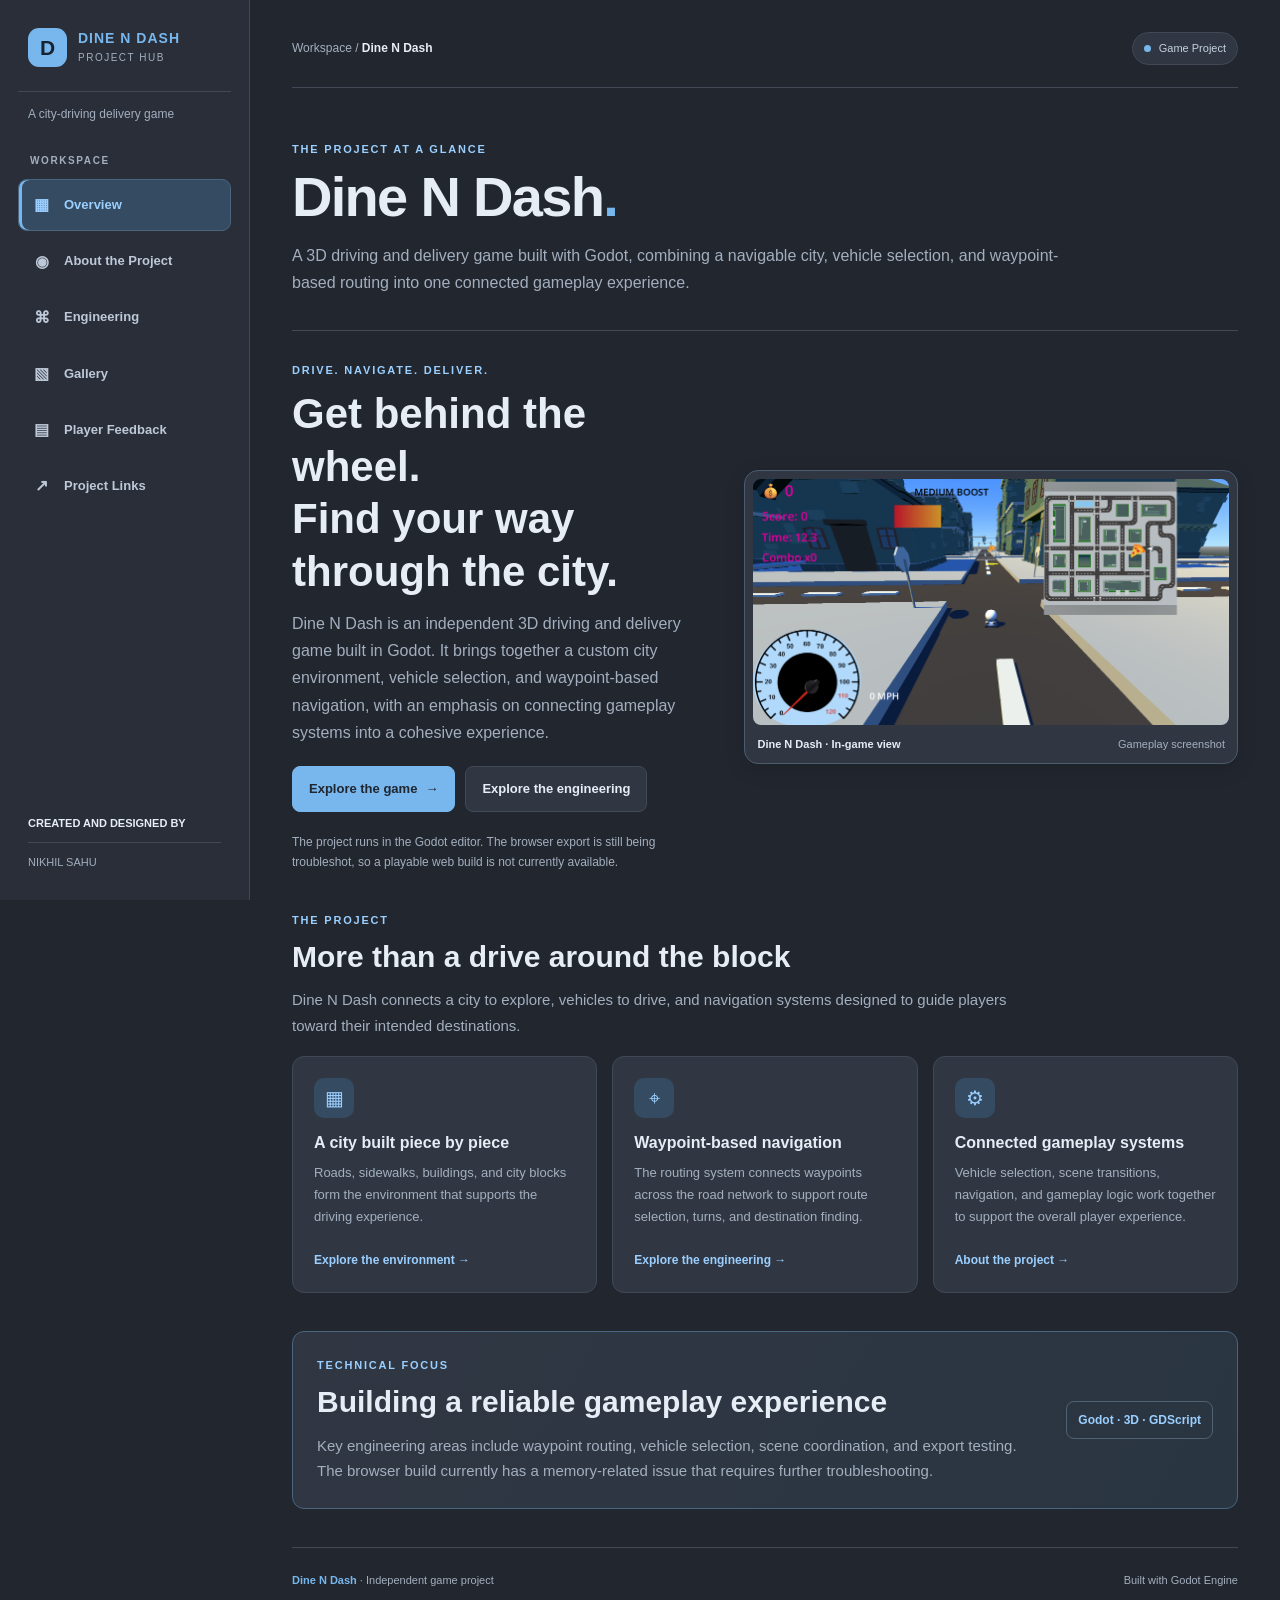
<file: index.html>
<!DOCTYPE html>
<html lang="en">
<head>
  <meta charset="UTF-8">
  <meta name="viewport" content="width=device-width, initial-scale=1.0">
  <meta name="theme-color" content="#22262e">
  <meta name="description" content="Discover Dine N Dash, a 3D driving and delivery game built with Godot. Explore its city environment, vehicle systems, navigation, and engineering.">
  <title>Overview | Dine N Dash</title>
  <link rel="stylesheet" href="styles.css">
  <meta name="color-scheme" content="dark">
</head>
<body>
  <aside class="sidebar">
    <a class="brand" href="index.html" aria-label="Dine N Dash home">
      <span class="brand-icon" aria-hidden="true">D</span>
      <span>
        <span class="brand-name">DINE N DASH</span>
        <span class="brand-subtitle">PROJECT HUB</span>
      </span>
    </a>

    <div class="tagline">A city-driving delivery game</div>
    <div class="nav-label">WORKSPACE</div>

    <nav class="nav-links" aria-label="Main navigation">
      <a href="index.html" class="active" aria-current="page"><span class="nav-icon" aria-hidden="true">▦</span>Overview</a>
      <a href="about.html"><span class="nav-icon" aria-hidden="true">◉</span>About the Project</a>
      <a href="engineering.html"><span class="nav-icon" aria-hidden="true">⌘</span>Engineering</a>
      <a href="gallery.html"><span class="nav-icon" aria-hidden="true">▧</span>Gallery</a>
      <a href="feedback.html"><span class="nav-icon" aria-hidden="true">▤</span>Player Feedback</a>
      <a href="links.html"><span class="nav-icon" aria-hidden="true">↗</span>Project Links</a>
    </nav>

  
<div class="sidebar-bottom">
  <strong>CREATED AND DESIGNED BY</strong>
  <span class="creator-credit">NIKHIL SAHU</span>
</div>

  </aside>

  <main>
    <div class="content">
      <header class="topbar">
        <div class="breadcrumb">Workspace / <strong>Dine N Dash</strong></div>
        <div class="status"><span class="status-dot"></span>Game Project</div>
      </header>

      <section class="hero">
        <div class="eyebrow">The project at a glance</div>
        <h1>Dine N Dash<span style="color:var(--blue)">.</span></h1>
        <p class="lead">
          A 3D driving and delivery game built with Godot, combining
          a navigable city, vehicle selection, and waypoint-based routing
          into one connected gameplay experience.
        </p>
      </section>

      <section class="section hero-layout" style="margin-top:30px">
        <div>
          <div class="eyebrow">Drive. Navigate. Deliver.</div>
          <h2 style="font-size:clamp(29px,3.5vw,42px)">Get behind the wheel.<br>Find your way through the city.</h2>
          <p class="lead">
            Dine N Dash is an independent 3D driving and delivery game
            built in Godot. It brings together a custom city environment,
            vehicle selection, and waypoint-based navigation, with an
            emphasis on connecting gameplay systems into a cohesive experience.
          </p>

          <div class="button-row">
            <a class="button button-primary" href="gallery.html">Explore the game <span aria-hidden="true">→</span></a>
            <a class="button" href="engineering.html">Explore the engineering</a>
          </div>

          <p style="font-size:12px">
            The project runs in the Godot editor. The browser export is
            still being troubleshot, so a playable web build is not
            currently available.
          </p>
        </div>

        <div class="hero-image-frame">
          <img class="hero-image" src="images/gameplay.png.png" alt="Dine N Dash gameplay screenshot" fetchpriority="high">
          <div class="image-caption">
            <strong>Dine N Dash · In-game view</strong>
            <span>Gameplay screenshot</span>
          </div>
        </div>
      </section>

      <section class="section">
        <div class="section-heading">
          <div class="eyebrow">The project</div>
          <h2>More than a drive around the block</h2>
          <p>
            Dine N Dash connects a city to explore, vehicles to drive,
            and navigation systems designed to guide players toward
            their intended destinations.
          </p>
        </div>

        <div class="feature-grid">
          <article class="feature-card">
            <div class="feature-icon" aria-hidden="true">▦</div>
            <h3>A city built piece by piece</h3>
            <p>
              Roads, sidewalks, buildings, and city blocks form the
              environment that supports the driving experience.
            </p>
            <a class="feature-link" href="gallery.html">Explore the environment →</a>
          </article>

          <article class="feature-card">
            <div class="feature-icon" aria-hidden="true">⌖</div>
            <h3>Waypoint-based navigation</h3>
            <p>
              The routing system connects waypoints across the road network
              to support route selection, turns, and destination finding.
            </p>
            <a class="feature-link" href="engineering.html">Explore the engineering →</a>
          </article>

          <article class="feature-card">
            <div class="feature-icon" aria-hidden="true">⚙</div>
            <h3>Connected gameplay systems</h3>
            <p>
              Vehicle selection, scene transitions, navigation, and gameplay
              logic work together to support the overall player experience.
            </p>
            <a class="feature-link" href="about.html">About the project →</a>
          </article>
        </div>
      </section>

      <section class="section">
        <div class="development-panel">
          <div>
            <div class="eyebrow">Technical focus</div>
            <h2>Building a reliable gameplay experience</h2>
            <p>
              Key engineering areas include waypoint routing, vehicle
              selection, scene coordination, and export testing. The browser
              build currently has a memory-related issue that requires
              further troubleshooting.
            </p>
          </div>
          <span class="development-tag">Godot · 3D · GDScript</span>
        </div>
      </section>

      <footer class="footer">
        <span><strong>Dine N Dash</strong> · Independent game project</span>
        <span>Built with Godot Engine</span>
      </footer>
    </div>
  </main>
</body>
</html>
</file>
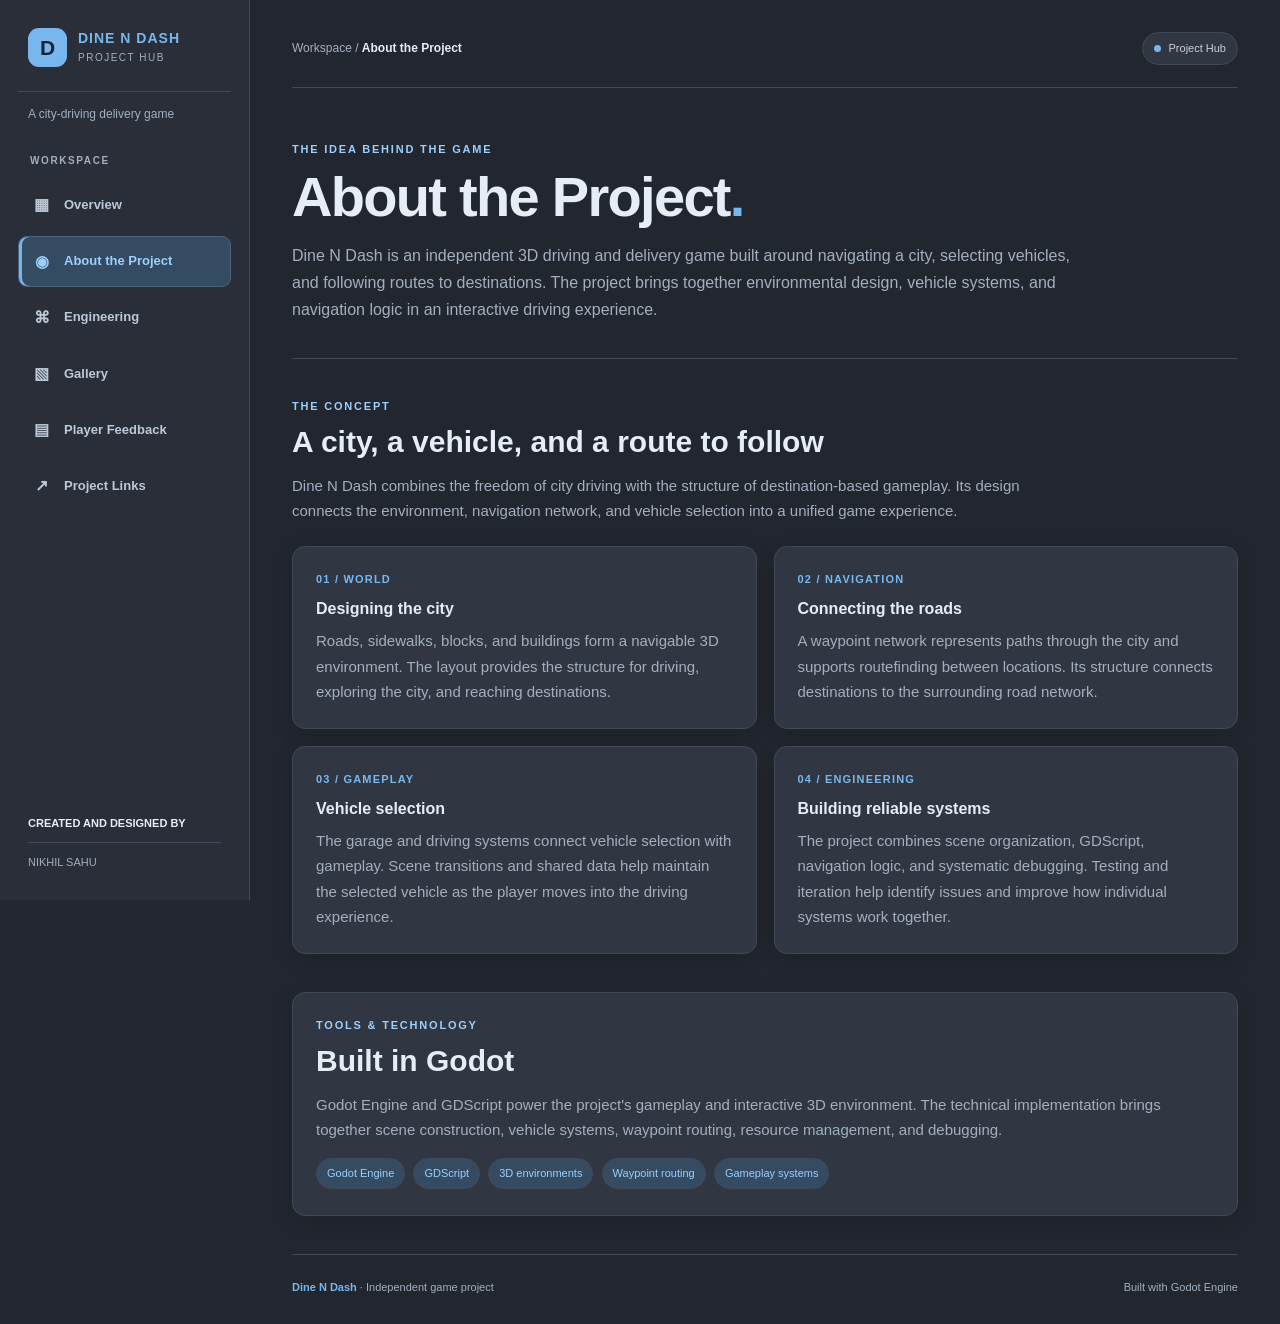
<file: about.html>
<!DOCTYPE html>
<html lang="en">
<head>
  <meta charset="UTF-8">
  <meta name="viewport" content="width=device-width, initial-scale=1.0">
  <meta name="theme-color" content="#22262e">
  <meta name="description" content="Explore Dine N Dash, an independent 3D driving and delivery game built with Godot Engine.">
  <title>About the Project | Dine N Dash</title>
  <link rel="stylesheet" href="styles.css">
</head>
<body>
  <aside class="sidebar">
    <a class="brand" href="index.html" aria-label="Dine N Dash home">
      <span class="brand-icon" aria-hidden="true">D</span>
      <span>
        <span class="brand-name">DINE N DASH</span>
        <span class="brand-subtitle">PROJECT HUB</span>
      </span>
    </a>

    <div class="tagline">A city-driving delivery game</div>
    <div class="nav-label">WORKSPACE</div>

    <nav class="nav-links" aria-label="Main navigation">
      <a href="index.html"><span class="nav-icon" aria-hidden="true">▦</span>Overview</a>
      <a href="about.html" class="active" aria-current="page"><span class="nav-icon" aria-hidden="true">◉</span>About the Project</a>
      <a href="engineering.html"><span class="nav-icon" aria-hidden="true">⌘</span>Engineering</a>
      <a href="gallery.html"><span class="nav-icon" aria-hidden="true">▧</span>Gallery</a>
      <a href="feedback.html"><span class="nav-icon" aria-hidden="true">▤</span>Player Feedback</a>
      <a href="links.html"><span class="nav-icon" aria-hidden="true">↗</span>Project Links</a>
    </nav>

    <div class="sidebar-bottom">
      <strong>CREATED AND DESIGNED BY</strong>
      <span class="creator-credit">NIKHIL SAHU</span>
    </div>
  </aside>

  <main>
    <div class="content">
      <header class="topbar">
        <div class="breadcrumb">Workspace / <strong>About the Project</strong></div>
        <div class="status"><span class="status-dot"></span>Project Hub</div>
      </header>

      <section class="hero">
        <div class="eyebrow">The idea behind the game</div>
        <h1>About the Project<span style="color:var(--blue)">.</span></h1>
        <p class="lead">Dine N Dash is an independent 3D driving and delivery game built around navigating a city, selecting vehicles, and following routes to destinations. The project brings together environmental design, vehicle systems, and navigation logic in an interactive driving experience.</p>
      </section>

      <section class="section">
        <div class="section-heading">
          <div class="eyebrow">The concept</div>
          <h2>A city, a vehicle, and a route to follow</h2>
          <p>Dine N Dash combines the freedom of city driving with the structure of destination-based gameplay. Its design connects the environment, navigation network, and vehicle selection into a unified game experience.</p>
        </div>

        <div class="grid">
          <article class="panel">
            <div class="card-number">01 / WORLD</div>
            <h3>Designing the city</h3>
            <p>Roads, sidewalks, blocks, and buildings form a navigable 3D environment. The layout provides the structure for driving, exploring the city, and reaching destinations.</p>
          </article>

          <article class="panel">
            <div class="card-number">02 / NAVIGATION</div>
            <h3>Connecting the roads</h3>
            <p>A waypoint network represents paths through the city and supports routefinding between locations. Its structure connects destinations to the surrounding road network.</p>
          </article>

          <article class="panel">
            <div class="card-number">03 / GAMEPLAY</div>
            <h3>Vehicle selection</h3>
            <p>The garage and driving systems connect vehicle selection with gameplay. Scene transitions and shared data help maintain the selected vehicle as the player moves into the driving experience.</p>
          </article>

          <article class="panel">
            <div class="card-number">04 / ENGINEERING</div>
            <h3>Building reliable systems</h3>
            <p>The project combines scene organization, GDScript, navigation logic, and systematic debugging. Testing and iteration help identify issues and improve how individual systems work together.</p>
          </article>
        </div>
      </section>

      <section class="section panel">
        <div class="eyebrow">Tools & technology</div>
        <h2>Built in Godot</h2>
        <p>Godot Engine and GDScript power the project's gameplay and interactive 3D environment. The technical implementation brings together scene construction, vehicle systems, waypoint routing, resource management, and debugging.</p>
        <p style="margin-top:12px">
          <span class="pill">Godot Engine</span>
          <span class="pill">GDScript</span>
          <span class="pill">3D environments</span>
          <span class="pill">Waypoint routing</span>
          <span class="pill">Gameplay systems</span>
        </p>
      </section>

      <footer class="footer">
        <span><strong>Dine N Dash</strong> · Independent game project</span>
        <span>Built with Godot Engine</span>
      </footer>
    </div>
  </main>
</body>
</html>
</file>
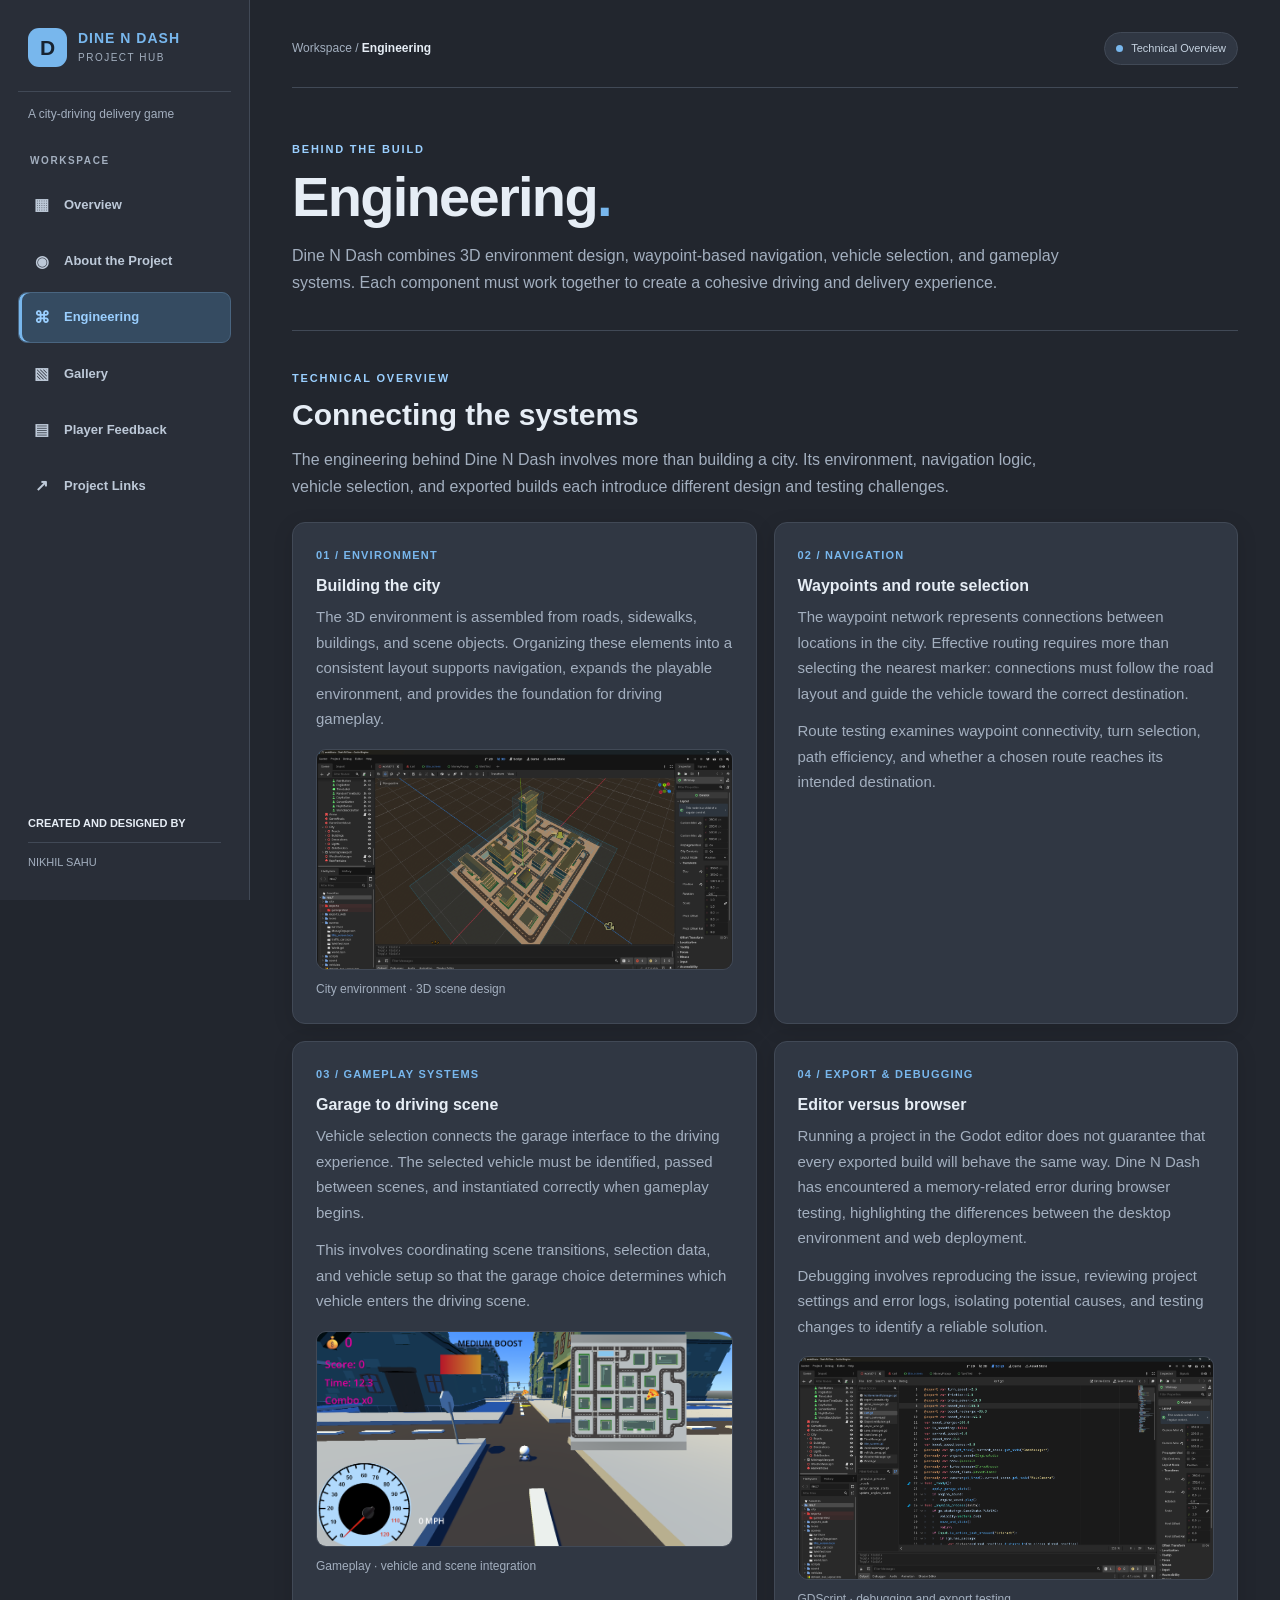
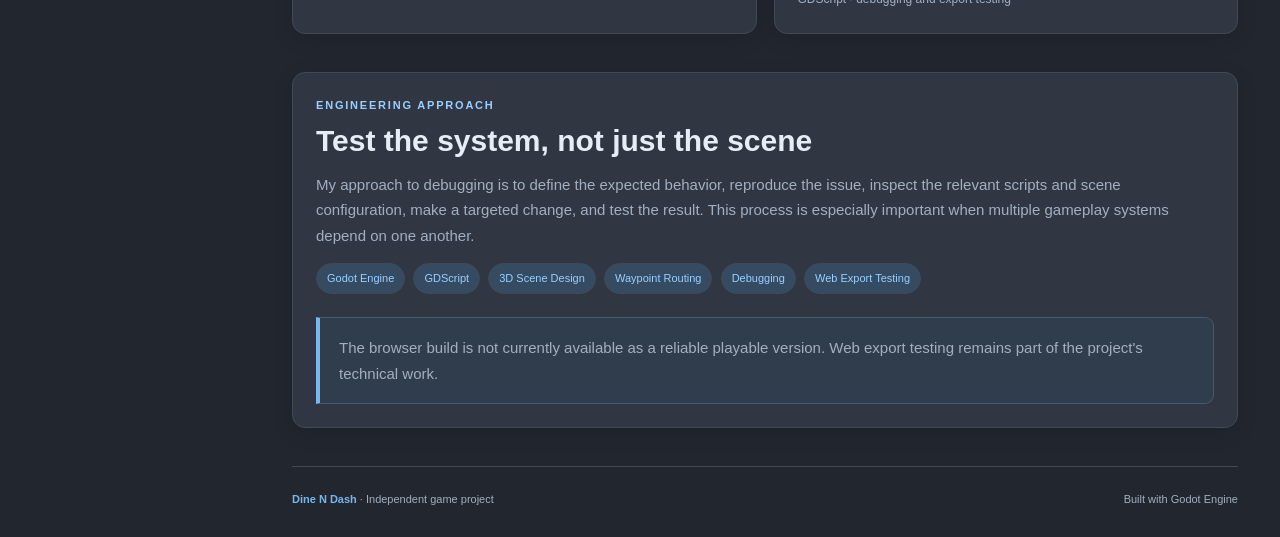
<file: engineering.html>
<!DOCTYPE html>
<html lang="en">
<head>
  <meta charset="UTF-8">
  <meta name="viewport" content="width=device-width, initial-scale=1.0">
  <meta name="theme-color" content="#22262e">
  <meta name="description" content="Explore the engineering behind Dine N Dash, including its 3D city environment, waypoint routing, vehicle selection, debugging, and web export testing.">
  <title>Engineering | Dine N Dash</title>
  <link rel="stylesheet" href="styles.css">
</head>
<body>
  <aside class="sidebar">
    <a class="brand" href="index.html" aria-label="Dine N Dash home">
      <span class="brand-icon" aria-hidden="true">D</span>
      <span>
        <span class="brand-name">DINE N DASH</span>
        <span class="brand-subtitle">PROJECT HUB</span>
      </span>
    </a>

    <div class="tagline">A city-driving delivery game</div>
    <div class="nav-label">WORKSPACE</div>

    <nav class="nav-links" aria-label="Main navigation">
      <a href="index.html"><span class="nav-icon" aria-hidden="true">▦</span>Overview</a>
      <a href="about.html"><span class="nav-icon" aria-hidden="true">◉</span>About the Project</a>
      <a href="engineering.html" class="active" aria-current="page"><span class="nav-icon" aria-hidden="true">⌘</span>Engineering</a>
      <a href="gallery.html"><span class="nav-icon" aria-hidden="true">▧</span>Gallery</a>
      <a href="feedback.html"><span class="nav-icon" aria-hidden="true">▤</span>Player Feedback</a>
      <a href="links.html"><span class="nav-icon" aria-hidden="true">↗</span>Project Links</a>
    </nav>

    <div class="sidebar-bottom">
      <strong>CREATED AND DESIGNED BY</strong>
      <span class="creator-credit">NIKHIL SAHU</span>
    </div>
  </aside>

  <main>
    <div class="content">
      <header class="topbar">
        <div class="breadcrumb">Workspace / <strong>Engineering</strong></div>
        <div class="status"><span class="status-dot"></span>Technical Overview</div>
      </header>

      <section class="hero">
        <div class="eyebrow">Behind the build</div>
        <h1>Engineering<span style="color:var(--blue)">.</span></h1>
        <p class="lead">Dine N Dash combines 3D environment design, waypoint-based navigation, vehicle selection, and gameplay systems. Each component must work together to create a cohesive driving and delivery experience.</p>
      </section>

      <section class="section">
        <div class="eyebrow">Technical overview</div>
        <h2>Connecting the systems</h2>
        <p class="lead">The engineering behind Dine N Dash involves more than building a city. Its environment, navigation logic, vehicle selection, and exported builds each introduce different design and testing challenges.</p>

        <div class="grid">
          <article class="panel">
            <div class="card-number">01 / ENVIRONMENT</div>
            <h3>Building the city</h3>
            <p>The 3D environment is assembled from roads, sidewalks, buildings, and scene objects. Organizing these elements into a consistent layout supports navigation, expands the playable environment, and provides the foundation for driving gameplay.</p>
            <img class="media" src="images/city.png.png" alt="City environment from Dine N Dash" loading="lazy">
            <p class="media-caption">City environment · 3D scene design</p>
          </article>

          <article class="panel">
            <div class="card-number">02 / NAVIGATION</div>
            <h3>Waypoints and route selection</h3>
            <p>The waypoint network represents connections between locations in the city. Effective routing requires more than selecting the nearest marker: connections must follow the road layout and guide the vehicle toward the correct destination.</p>
            <p>Route testing examines waypoint connectivity, turn selection, path efficiency, and whether a chosen route reaches its intended destination.</p>
          </article>

          <article class="panel">
            <div class="card-number">03 / GAMEPLAY SYSTEMS</div>
            <h3>Garage to driving scene</h3>
            <p>Vehicle selection connects the garage interface to the driving experience. The selected vehicle must be identified, passed between scenes, and instantiated correctly when gameplay begins.</p>
            <p>This involves coordinating scene transitions, selection data, and vehicle setup so that the garage choice determines which vehicle enters the driving scene.</p>
            <img class="media" src="images/gameplay.png.png" alt="Dine N Dash gameplay view" loading="lazy">
            <p class="media-caption">Gameplay · vehicle and scene integration</p>
          </article>

          <article class="panel">
            <div class="card-number">04 / EXPORT & DEBUGGING</div>
            <h3>Editor versus browser</h3>
            <p>Running a project in the Godot editor does not guarantee that every exported build will behave the same way. Dine N Dash has encountered a memory-related error during browser testing, highlighting the differences between the desktop environment and web deployment.</p>
            <p>Debugging involves reproducing the issue, reviewing project settings and error logs, isolating potential causes, and testing changes to identify a reliable solution.</p>
            <img class="media" src="images/code.png.png" alt="Code used in the Dine N Dash project" loading="lazy">
            <p class="media-caption">GDScript · debugging and export testing</p>
          </article>
        </div>
      </section>

      <section class="section panel">
        <div class="eyebrow">Engineering approach</div>
        <h2>Test the system, not just the scene</h2>
        <p>My approach to debugging is to define the expected behavior, reproduce the issue, inspect the relevant scripts and scene configuration, make a targeted change, and test the result. This process is especially important when multiple gameplay systems depend on one another.</p>
        <p style="margin-top:12px">
          <span class="pill">Godot Engine</span>
          <span class="pill">GDScript</span>
          <span class="pill">3D Scene Design</span>
          <span class="pill">Waypoint Routing</span>
          <span class="pill">Debugging</span>
          <span class="pill">Web Export Testing</span>
        </p>
        <div class="note">The browser build is not currently available as a reliable playable version. Web export testing remains part of the project's technical work.</div>
      </section>

      <footer class="footer">
        <span><strong>Dine N Dash</strong> · Independent game project</span>
        <span>Built with Godot Engine</span>
      </footer>
    </div>
  </main>
</body>
</html>
</file>
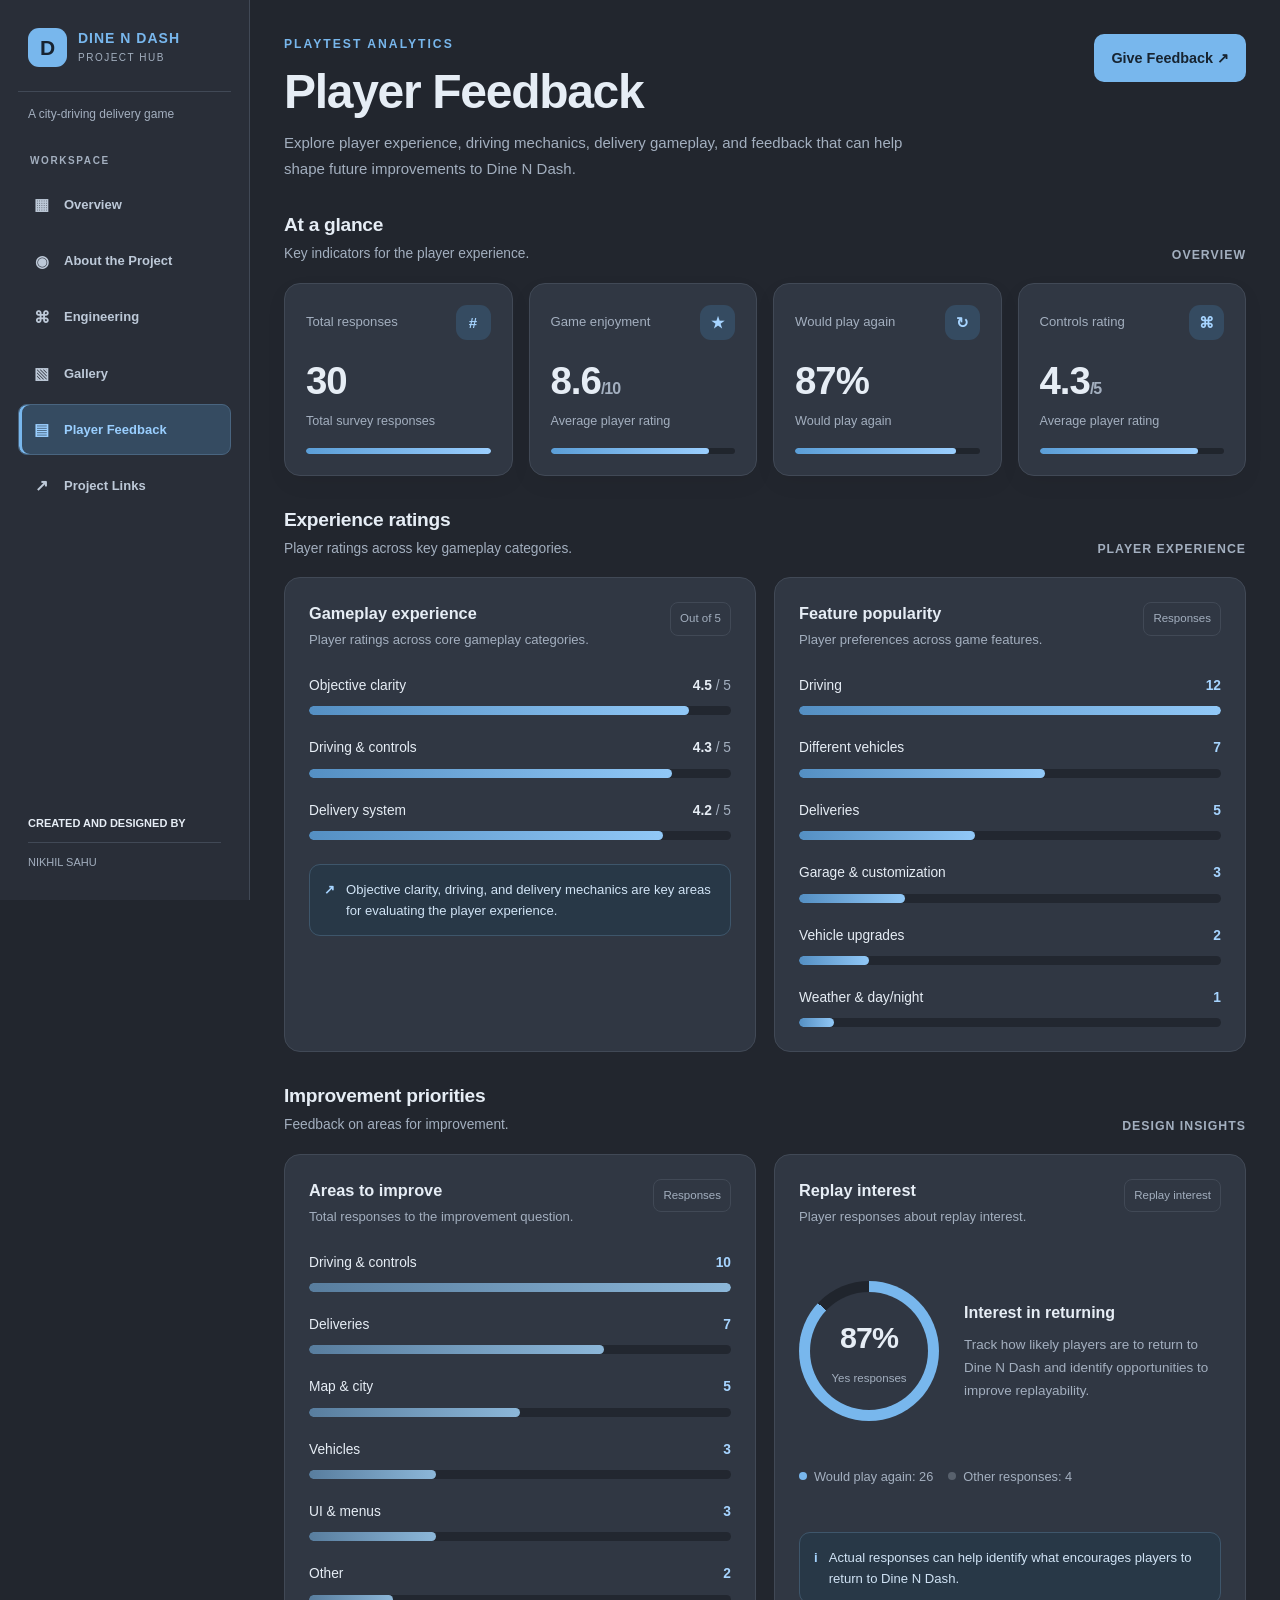
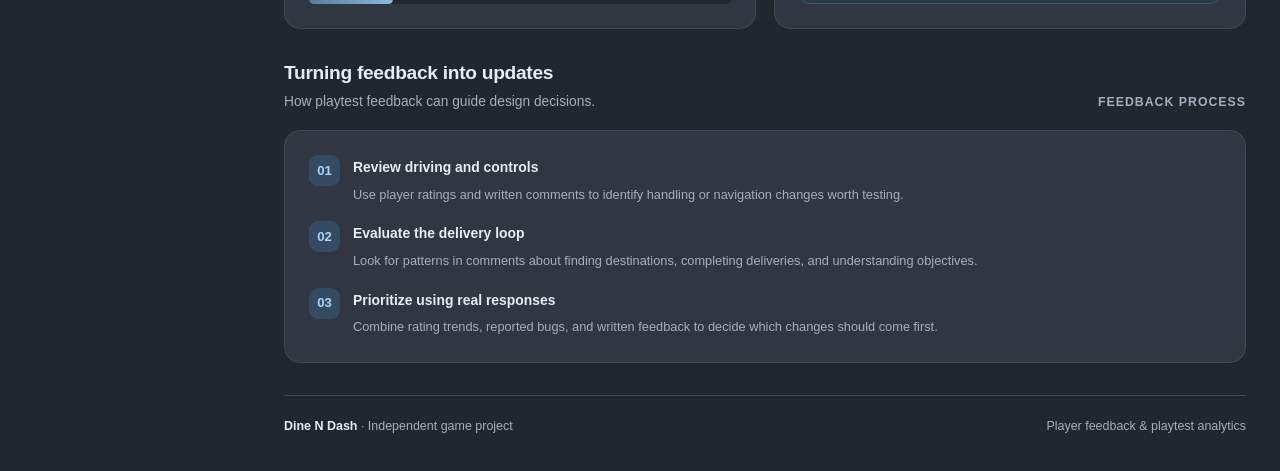
<file: feedback.html>
<!DOCTYPE html>
<html lang="en">
<head>
  <meta charset="UTF-8">
  <meta name="viewport" content="width=device-width, initial-scale=1.0">
  <meta name="theme-color" content="#22262e">
  <meta name="description" content="Explore player feedback for Dine N Dash, including gameplay ratings, feature preferences, improvement priorities, and replay interest.">
  <title>Player Feedback | Dine N Dash</title>
  <link rel="stylesheet" href="styles.css">

  <style>
    :root {
      --fb-bg: #22262e;
      --fb-panel: #303743;
      --fb-panel-light: #353d49;
      --fb-blue: #78b7ed;
      --fb-blue-light: #a6d4ff;
      --fb-text: #e6edf5;
      --fb-muted: #a3afbf;
      --fb-line: #414956;
      --fb-green: #83d6b0;
    }

    .feedback-page {
      max-width: 1400px;
      margin: 0 auto;
      padding: 34px;
      color: var(--fb-text);
    }

    .feedback-header {
      display: flex;
      justify-content: space-between;
      align-items: flex-start;
      flex-wrap: wrap;
      gap: 22px;
      margin-bottom: 30px;
    }

    .feedback-eyebrow {
      color: var(--fb-blue);
      text-transform: uppercase;
      font-size: 0.76rem;
      font-weight: 800;
      letter-spacing: 2px;
      margin-bottom: 10px;
    }

    .feedback-header h1 {
      font-size: clamp(2rem, 4vw, 3rem);
      letter-spacing: -1.3px;
      line-height: 1.12;
      margin: 0 0 12px;
    }

    .feedback-header p {
      max-width: 650px;
      color: var(--fb-muted);
      line-height: 1.7;
      margin: 0;
    }

    .feedback-header-actions {
      display: flex;
      align-items: center;
      gap: 12px;
      flex-wrap: wrap;
    }

    .feedback-button {
      display: inline-flex;
      justify-content: center;
      align-items: center;
      background: var(--fb-blue);
      color: #172431;
      text-decoration: none;
      padding: 12px 17px;
      border-radius: 10px;
      font-weight: 800;
      font-size: 0.9rem;
      transition: transform 0.2s, background 0.2s;
    }

    .feedback-button:hover {
      background: var(--fb-blue-light);
      transform: translateY(-2px);
    }

    .section-heading {
      display: flex;
      justify-content: space-between;
      align-items: flex-end;
      flex-wrap: wrap;
      gap: 12px;
      margin: 32px 0 17px;
    }

    .section-heading h2 {
      font-size: 1.2rem;
      margin: 0 0 5px;
      letter-spacing: -0.3px;
    }

    .section-heading p {
      color: var(--fb-muted);
      margin: 0;
      font-size: 0.86rem;
    }

    .section-kicker {
      color: var(--fb-muted);
      font-size: 0.77rem;
      text-transform: uppercase;
      letter-spacing: 1px;
      font-weight: 700;
    }

    .stats-grid {
      display: grid;
      grid-template-columns: repeat(4, minmax(0, 1fr));
      gap: 16px;
    }

    .stat-card {
      background: var(--fb-panel);
      border: 1px solid var(--fb-line);
      border-radius: 16px;
      padding: 21px;
      min-width: 0;
      box-shadow: 0 8px 22px #0000000c;
      transition: transform 0.2s, border-color 0.2s;
    }

    .stat-card:hover {
      transform: translateY(-3px);
      border-color: #627b96;
    }

    .stat-top {
      display: flex;
      justify-content: space-between;
      align-items: center;
      gap: 8px;
      margin-bottom: 20px;
    }

    .stat-label {
      font-size: 0.82rem;
      color: var(--fb-muted);
      line-height: 1.4;
    }

    .stat-icon {
      display: grid;
      place-items: center;
      flex-shrink: 0;
      width: 35px;
      height: 35px;
      border-radius: 11px;
      background: var(--fb-blue-soft, #354b61);
      color: var(--fb-blue-light);
      font-weight: 800;
    }

    .stat-value {
      font-size: clamp(1.8rem, 3vw, 2.5rem);
      font-weight: 800;
      line-height: 1.1;
      letter-spacing: -1px;
    }

    .stat-description {
      color: var(--fb-muted);
      font-size: 0.79rem;
      margin-top: 10px;
      line-height: 1.5;
    }

    .mini-track {
      width: 100%;
      height: 6px;
      border-radius: 99px;
      background: #20252d;
      overflow: hidden;
      margin-top: 17px;
    }

    .mini-fill {
      height: 100%;
      border-radius: inherit;
      background: linear-gradient(90deg, #5b9ed7, #9bcfff);
    }

    .dashboard-grid {
      display: grid;
      grid-template-columns: repeat(2, minmax(0, 1fr));
      gap: 18px;
    }

    .dashboard-card {
      background: var(--fb-panel);
      border: 1px solid var(--fb-line);
      border-radius: 16px;
      padding: 24px;
      min-width: 0;
    }

    .dashboard-card-header {
      display: flex;
      justify-content: space-between;
      align-items: flex-start;
      gap: 15px;
      margin-bottom: 24px;
    }

    .dashboard-card-header h3 {
      font-size: 1.02rem;
      margin: 0 0 6px;
    }

    .dashboard-card-header p {
      color: var(--fb-muted);
      font-size: 0.82rem;
      margin: 0;
      line-height: 1.5;
    }

    .chart-tag {
      white-space: nowrap;
      border: 1px solid var(--fb-line);
      color: var(--fb-muted);
      padding: 6px 9px;
      border-radius: 8px;
      font-size: 0.72rem;
    }

    .rating-list,
    .bar-list {
      display: flex;
      flex-direction: column;
      gap: 21px;
    }

    .rating-row,
    .bar-row {
      min-width: 0;
    }

    .rating-row-top,
    .bar-row-top {
      display: flex;
      justify-content: space-between;
      align-items: center;
      gap: 12px;
      margin-bottom: 9px;
      font-size: 0.86rem;
    }

    .rating-name,
    .bar-name {
      color: var(--fb-text);
      overflow-wrap: anywhere;
    }

    .rating-score {
      font-weight: 800;
      white-space: nowrap;
    }

    .rating-score span {
      color: var(--fb-muted);
      font-weight: 500;
    }

    .rating-track,
    .bar-track {
      height: 9px;
      width: 100%;
      background: #222730;
      border-radius: 99px;
      overflow: hidden;
    }

    .rating-fill,
    .bar-fill {
      height: 100%;
      border-radius: 99px;
      background: linear-gradient(90deg, #548fc3, #91c8f7);
    }

    .bar-fill.secondary {
      background: linear-gradient(90deg, #587d9e, #8cb7d9);
    }

    .bar-count {
      font-weight: 800;
      white-space: nowrap;
      color: var(--fb-blue-light);
    }

    .dashboard-insight {
      display: flex;
      align-items: flex-start;
      gap: 11px;
      margin-top: 24px;
      padding: 14px;
      background: #283847;
      border: 1px solid #3e566b;
      border-radius: 11px;
      font-size: 0.82rem;
      line-height: 1.6;
      color: #d0e3f5;
    }

    .insight-mark {
      color: var(--fb-blue-light);
      font-weight: 900;
    }

    .feedback-bottom-grid {
      display: grid;
      grid-template-columns: 1.15fr 0.85fr;
      gap: 18px;
      margin-top: 18px;
    }

    .retention-card {
      display: flex;
      flex-direction: column;
      justify-content: space-between;
    }

    .retention-main {
      display: flex;
      align-items: center;
      gap: 25px;
      flex-wrap: wrap;
      margin: 10px 0 24px;
    }

    .retention-ring {
      --retention: 87%;
      width: 140px;
      height: 140px;
      border-radius: 50%;
      flex-shrink: 0;
      display: grid;
      place-items: center;
      background: conic-gradient(var(--fb-blue) var(--retention), #20252d 0);
      position: relative;
    }

    .retention-ring::before {
      content: "";
      position: absolute;
      inset: 11px;
      border-radius: 50%;
      background: var(--fb-panel);
    }

    .retention-ring-inner {
      position: relative;
      text-align: center;
    }

    .retention-ring-inner strong {
      display: block;
      font-size: 1.9rem;
      letter-spacing: -1px;
    }

    .retention-ring-inner span {
      color: var(--fb-muted);
      font-size: 0.72rem;
    }

    .retention-copy {
      flex: 1;
      min-width: 160px;
    }

    .retention-copy h4 {
      font-size: 1rem;
      margin: 0 0 8px;
    }

    .retention-copy p {
      color: var(--fb-muted);
      font-size: 0.84rem;
      line-height: 1.7;
      margin: 0;
    }

    .retention-legend {
      display: flex;
      flex-wrap: wrap;
      gap: 15px;
      color: var(--fb-muted);
      font-size: 0.8rem;
    }

    .legend-item {
      display: inline-flex;
      align-items: center;
      gap: 7px;
    }

    .legend-dot {
      height: 8px;
      width: 8px;
      border-radius: 50%;
      background: var(--fb-blue);
    }

    .legend-dot.muted {
      background: #58616d;
    }

    .next-steps {
      display: flex;
      flex-direction: column;
      gap: 16px;
    }

    .next-step {
      display: flex;
      gap: 13px;
      align-items: flex-start;
    }

    .step-number {
      display: grid;
      place-items: center;
      flex-shrink: 0;
      width: 31px;
      height: 31px;
      border-radius: 9px;
      background: #354b61;
      color: var(--fb-blue-light);
      font-size: 0.82rem;
      font-weight: 800;
    }

    .next-step h4 {
      font-size: 0.87rem;
      margin: 1px 0 5px;
    }

    .next-step p {
      font-size: 0.8rem;
      color: var(--fb-muted);
      line-height: 1.6;
      margin: 0;
    }

    .feedback-footer {
      border-top: 1px solid var(--fb-line);
      margin-top: 32px;
      padding-top: 20px;
      display: flex;
      justify-content: space-between;
      align-items: center;
      flex-wrap: wrap;
      gap: 12px;
      color: var(--fb-muted);
      font-size: 0.78rem;
    }

    .feedback-footer strong {
      color: var(--fb-text);
    }

    @media (max-width: 1150px) {
      .stats-grid {
        grid-template-columns: repeat(2, minmax(0, 1fr));
      }
    }

    @media (max-width: 900px) {
      .feedback-page {
        padding: 24px;
      }

      .dashboard-grid,
      .feedback-bottom-grid {
        grid-template-columns: 1fr;
      }
    }

    @media (max-width: 600px) {
      .feedback-page {
        padding: 18px 14px;
      }

      .stats-grid {
        grid-template-columns: 1fr 1fr;
        gap: 10px;
      }

      .stat-card {
        padding: 15px;
      }

      .stat-value {
        font-size: 1.8rem;
      }

      .stat-top {
        margin-bottom: 15px;
      }

      .dashboard-card {
        padding: 17px;
      }

      .dashboard-card-header {
        flex-direction: column;
        margin-bottom: 22px;
      }

      .feedback-header-actions {
        width: 100%;
      }

      .feedback-button {
        flex: 1;
      }

      .retention-ring {
        width: 120px;
        height: 120px;
      }
    }
  </style>
</head>

<body>
  <aside class="sidebar">
    <a class="brand" href="index.html" aria-label="Dine N Dash home">
      <span class="brand-icon" aria-hidden="true">D</span>
      <span>
        <span class="brand-name">DINE N DASH</span>
        <span class="brand-subtitle">PROJECT HUB</span>
      </span>
    </a>

    <div class="tagline">A city-driving delivery game</div>
    <div class="nav-label">WORKSPACE</div>

    <nav class="nav-links" aria-label="Main navigation">
      <a href="index.html"><span class="nav-icon" aria-hidden="true">▦</span>Overview</a>
      <a href="about.html"><span class="nav-icon" aria-hidden="true">◉</span>About the Project</a>
      <a href="engineering.html"><span class="nav-icon" aria-hidden="true">⌘</span>Engineering</a>
      <a href="gallery.html"><span class="nav-icon" aria-hidden="true">▧</span>Gallery</a>
      <a href="feedback.html" class="active" aria-current="page"><span class="nav-icon" aria-hidden="true">▤</span>Player Feedback</a>
      <a href="links.html"><span class="nav-icon" aria-hidden="true">↗</span>Project Links</a>
    </nav>

    <div class="sidebar-bottom">
      <strong>CREATED AND DESIGNED BY</strong>
      <span class="creator-credit">NIKHIL SAHU</span>
    </div>
  </aside>

  <main class="main-content">
    <div class="feedback-page">

      <header class="feedback-header">
        <div>
          <div class="feedback-eyebrow">PLAYTEST ANALYTICS</div>
          <h1>Player Feedback</h1>
          <p>
            Explore player experience, driving mechanics, delivery gameplay,
            and feedback that can help shape future improvements to Dine N Dash.
          </p>
        </div>

        <div class="feedback-header-actions">
          <a
            class="feedback-button"
            href="https://forms.gle/9zAEHXqs281N4koB6"
            target="_blank"
            rel="noopener noreferrer"
          >
            Give Feedback ↗
          </a>
        </div>
      </header>

      <section aria-labelledby="overview-heading">
        <div class="section-heading">
          <div>
            <h2 id="overview-heading">At a glance</h2>
            <p>Key indicators for the player experience.</p>
          </div>
          <span class="section-kicker">Overview</span>
        </div>

        <div class="stats-grid">
          <article class="stat-card">
            <div class="stat-top">
              <span class="stat-label">Total responses</span>
              <span class="stat-icon">#</span>
            </div>
            <div class="stat-value">30</div>
            <div class="stat-description">Total survey responses</div>
            <div class="mini-track">
              <div class="mini-fill" style="width:100%"></div>
            </div>
          </article>

          <article class="stat-card">
            <div class="stat-top">
              <span class="stat-label">Game enjoyment</span>
              <span class="stat-icon">★</span>
            </div>
            <div class="stat-value">8.6<span style="font-size:1rem;color:var(--fb-muted)">/10</span></div>
            <div class="stat-description">Average player rating</div>
            <div class="mini-track">
              <div class="mini-fill" style="width:86%"></div>
            </div>
          </article>

          <article class="stat-card">
            <div class="stat-top">
              <span class="stat-label">Would play again</span>
              <span class="stat-icon">↻</span>
            </div>
            <div class="stat-value">87%</div>
            <div class="stat-description">Would play again</div>
            <div class="mini-track">
              <div class="mini-fill" style="width:87%"></div>
            </div>
          </article>

          <article class="stat-card">
            <div class="stat-top">
              <span class="stat-label">Controls rating</span>
              <span class="stat-icon">⌘</span>
            </div>
            <div class="stat-value">4.3<span style="font-size:1rem;color:var(--fb-muted)">/5</span></div>
            <div class="stat-description">Average player rating</div>
            <div class="mini-track">
              <div class="mini-fill" style="width:86%"></div>
            </div>
          </article>
        </div>
      </section>

      <section aria-labelledby="ratings-heading">
        <div class="section-heading">
          <div>
            <h2 id="ratings-heading">Experience ratings</h2>
            <p>Player ratings across key gameplay categories.</p>
          </div>
          <span class="section-kicker">Player experience</span>
        </div>

        <div class="dashboard-grid">
          <article class="dashboard-card">
            <div class="dashboard-card-header">
              <div>
                <h3>Gameplay experience</h3>
                <p>Player ratings across core gameplay categories.</p>
              </div>
              <span class="chart-tag">Out of 5</span>
            </div>

            <div class="rating-list">
              <div class="rating-row">
                <div class="rating-row-top">
                  <span class="rating-name">Objective clarity</span>
                  <span class="rating-score">4.5 <span>/ 5</span></span>
                </div>
                <div class="rating-track"><div class="rating-fill" style="width:90%"></div></div>
              </div>

              <div class="rating-row">
                <div class="rating-row-top">
                  <span class="rating-name">Driving &amp; controls</span>
                  <span class="rating-score">4.3 <span>/ 5</span></span>
                </div>
                <div class="rating-track"><div class="rating-fill" style="width:86%"></div></div>
              </div>

              <div class="rating-row">
                <div class="rating-row-top">
                  <span class="rating-name">Delivery system</span>
                  <span class="rating-score">4.2 <span>/ 5</span></span>
                </div>
                <div class="rating-track"><div class="rating-fill" style="width:84%"></div></div>
              </div>
            </div>

            <div class="dashboard-insight">
              <span class="insight-mark">↗</span>
              <span>Objective clarity, driving, and delivery mechanics are key areas for evaluating the player experience.</span>
            </div>
          </article>

          <article class="dashboard-card">
            <div class="dashboard-card-header">
              <div>
                <h3>Feature popularity</h3>
                <p>Player preferences across game features.</p>
              </div>
              <span class="chart-tag">Responses</span>
            </div>

            <div class="bar-list">
              <div class="bar-row">
                <div class="bar-row-top">
                  <span class="bar-name">Driving</span>
                  <span class="bar-count">12</span>
                </div>
                <div class="bar-track"><div class="bar-fill" style="width:100%"></div></div>
              </div>

              <div class="bar-row">
                <div class="bar-row-top">
                  <span class="bar-name">Different vehicles</span>
                  <span class="bar-count">7</span>
                </div>
                <div class="bar-track"><div class="bar-fill" style="width:58.3%"></div></div>
              </div>

              <div class="bar-row">
                <div class="bar-row-top">
                  <span class="bar-name">Deliveries</span>
                  <span class="bar-count">5</span>
                </div>
                <div class="bar-track"><div class="bar-fill" style="width:41.7%"></div></div>
              </div>

              <div class="bar-row">
                <div class="bar-row-top">
                  <span class="bar-name">Garage &amp; customization</span>
                  <span class="bar-count">3</span>
                </div>
                <div class="bar-track"><div class="bar-fill" style="width:25%"></div></div>
              </div>

              <div class="bar-row">
                <div class="bar-row-top">
                  <span class="bar-name">Vehicle upgrades</span>
                  <span class="bar-count">2</span>
                </div>
                <div class="bar-track"><div class="bar-fill" style="width:16.7%"></div></div>
              </div>

              <div class="bar-row">
                <div class="bar-row-top">
                  <span class="bar-name">Weather &amp; day/night</span>
                  <span class="bar-count">1</span>
                </div>
                <div class="bar-track"><div class="bar-fill" style="width:8.3%"></div></div>
              </div>
            </div>
          </article>
        </div>
      </section>

      <section aria-labelledby="improvements-heading">
        <div class="section-heading">
          <div>
            <h2 id="improvements-heading">Improvement priorities</h2>
            <p>Feedback on areas for improvement.</p>
          </div>
          <span class="section-kicker">Design insights</span>
        </div>

        <div class="dashboard-grid">
          <article class="dashboard-card">
            <div class="dashboard-card-header">
              <div>
                <h3>Areas to improve</h3>
                <p>Total responses to the improvement question.</p>
              </div>
              <span class="chart-tag">Responses</span>
            </div>

            <div class="bar-list">
              <div class="bar-row">
                <div class="bar-row-top">
                  <span class="bar-name">Driving &amp; controls</span>
                  <span class="bar-count">10</span>
                </div>
                <div class="bar-track"><div class="bar-fill secondary" style="width:100%"></div></div>
              </div>

              <div class="bar-row">
                <div class="bar-row-top">
                  <span class="bar-name">Deliveries</span>
                  <span class="bar-count">7</span>
                </div>
                <div class="bar-track"><div class="bar-fill secondary" style="width:70%"></div></div>
              </div>

              <div class="bar-row">
                <div class="bar-row-top">
                  <span class="bar-name">Map &amp; city</span>
                  <span class="bar-count">5</span>
                </div>
                <div class="bar-track"><div class="bar-fill secondary" style="width:50%"></div></div>
              </div>

              <div class="bar-row">
                <div class="bar-row-top">
                  <span class="bar-name">Vehicles</span>
                  <span class="bar-count">3</span>
                </div>
                <div class="bar-track"><div class="bar-fill secondary" style="width:30%"></div></div>
              </div>

              <div class="bar-row">
                <div class="bar-row-top">
                  <span class="bar-name">UI &amp; menus</span>
                  <span class="bar-count">3</span>
                </div>
                <div class="bar-track"><div class="bar-fill secondary" style="width:30%"></div></div>
              </div>

              <div class="bar-row">
                <div class="bar-row-top">
                  <span class="bar-name">Other</span>
                  <span class="bar-count">2</span>
                </div>
                <div class="bar-track"><div class="bar-fill secondary" style="width:20%"></div></div>
              </div>
            </div>
          </article>

          <article class="dashboard-card retention-card">
            <div class="dashboard-card-header">
              <div>
                <h3>Replay interest</h3>
                <p>Player responses about replay interest.</p>
              </div>
              <span class="chart-tag">Replay interest</span>
            </div>

            <div class="retention-main">
              <div class="retention-ring" role="img" aria-label="Replay interest of 87 percent">
                <div class="retention-ring-inner">
                  <strong>87%</strong>
                  <span>Yes responses</span>
                </div>
              </div>

              <div class="retention-copy">
                <h4>Interest in returning</h4>
                <p>
                  Track how likely players are to return to Dine N Dash and identify
                  opportunities to improve replayability.
                </p>
              </div>
            </div>

            <div class="retention-legend">
              <span class="legend-item"><span class="legend-dot"></span>Would play again: 26</span>
              <span class="legend-item"><span class="legend-dot muted"></span>Other responses: 4</span>
            </div>

            <div class="dashboard-insight">
              <span class="insight-mark">i</span>
              <span>Actual responses can help identify what encourages players to return to Dine N Dash.</span>
            </div>
          </article>
        </div>
      </section>

      <section aria-labelledby="development-heading">
        <div class="section-heading">
          <div>
            <h2 id="development-heading">Turning feedback into updates</h2>
            <p>How playtest feedback can guide design decisions.</p>
          </div>
          <span class="section-kicker">Feedback process</span>
        </div>

        <article class="dashboard-card">
          <div class="next-steps">
            <div class="next-step">
              <div class="step-number">01</div>
              <div>
                <h4>Review driving and controls</h4>
                <p>Use player ratings and written comments to identify handling or navigation changes worth testing.</p>
              </div>
            </div>

            <div class="next-step">
              <div class="step-number">02</div>
              <div>
                <h4>Evaluate the delivery loop</h4>
                <p>Look for patterns in comments about finding destinations, completing deliveries, and understanding objectives.</p>
              </div>
            </div>

            <div class="next-step">
              <div class="step-number">03</div>
              <div>
                <h4>Prioritize using real responses</h4>
                <p>Combine rating trends, reported bugs, and written feedback to decide which changes should come first.</p>
              </div>
            </div>
          </div>
        </article>
      </section>

      <footer class="feedback-footer">
        <span><strong>Dine N Dash</strong> · Independent game project</span>
        <span>Player feedback &amp; playtest analytics</span>
      </footer>

    </div>
  </main>
</body>
</html>
</file>
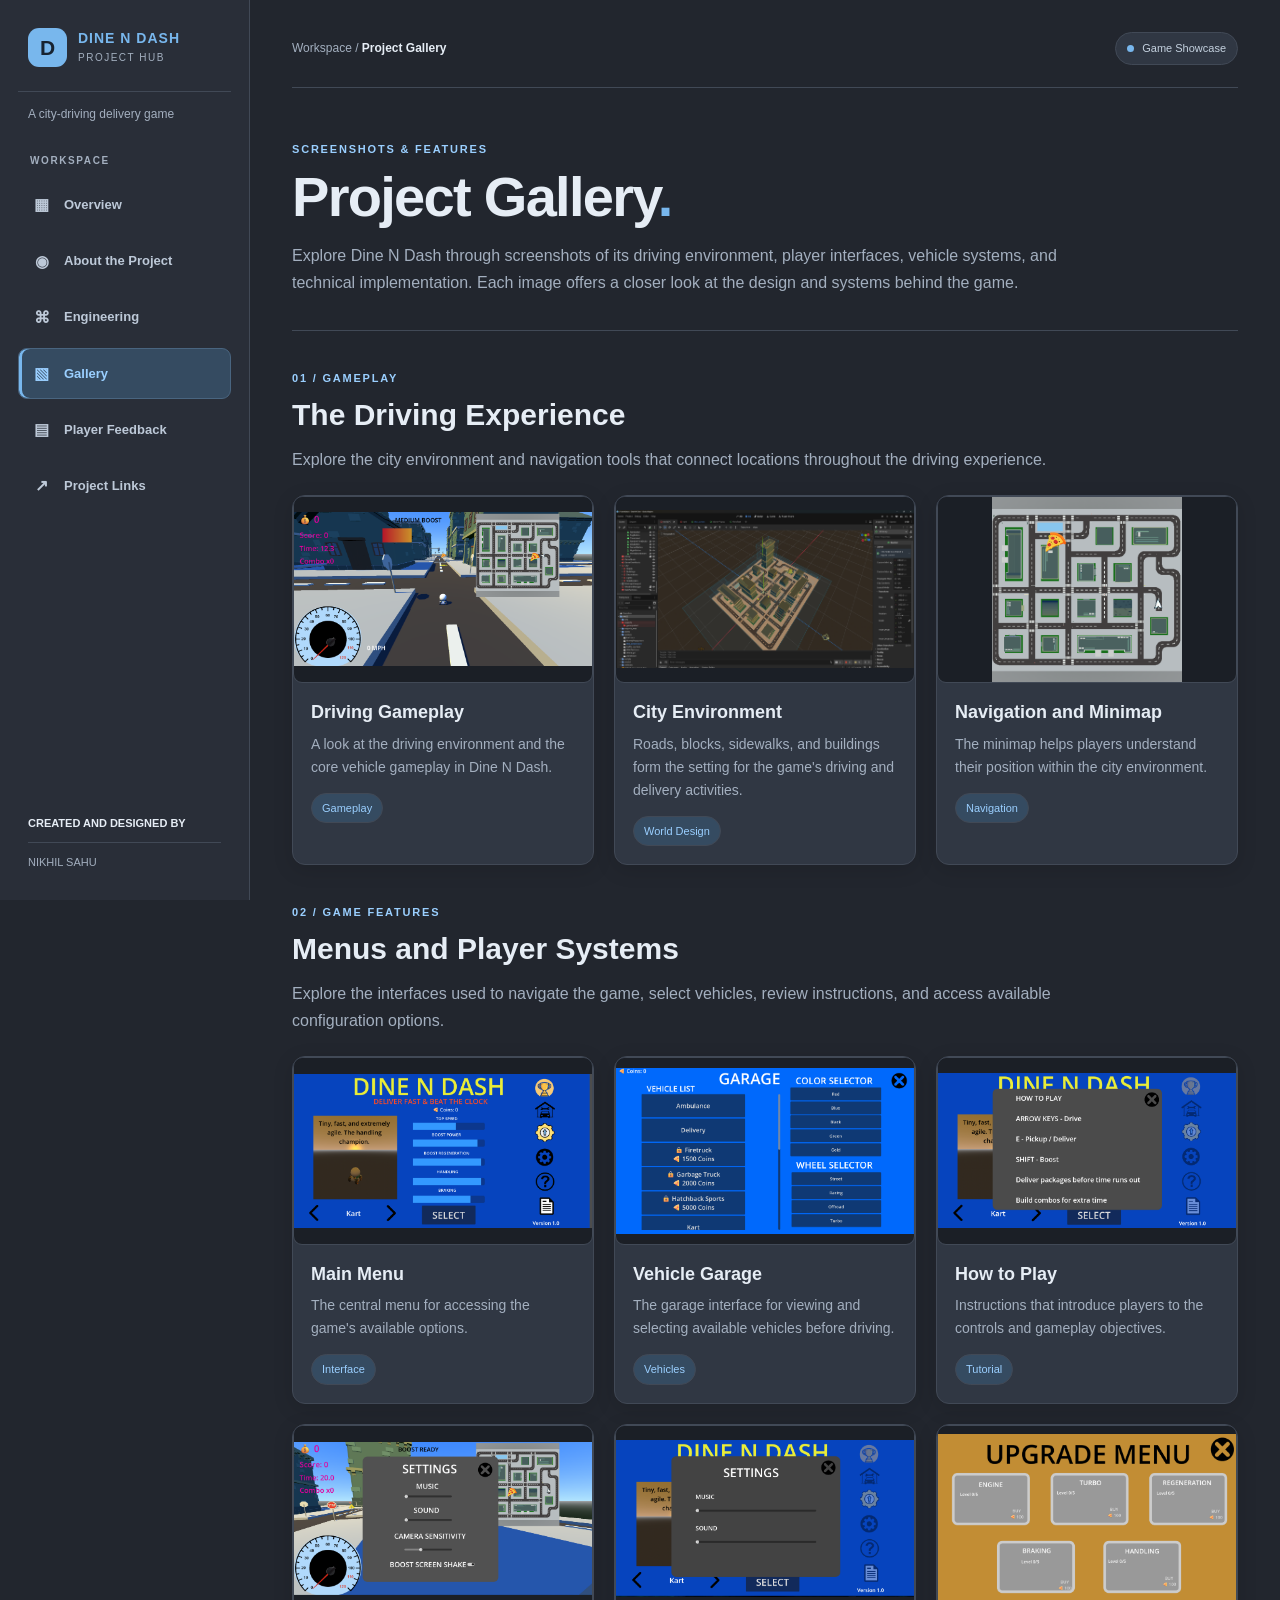
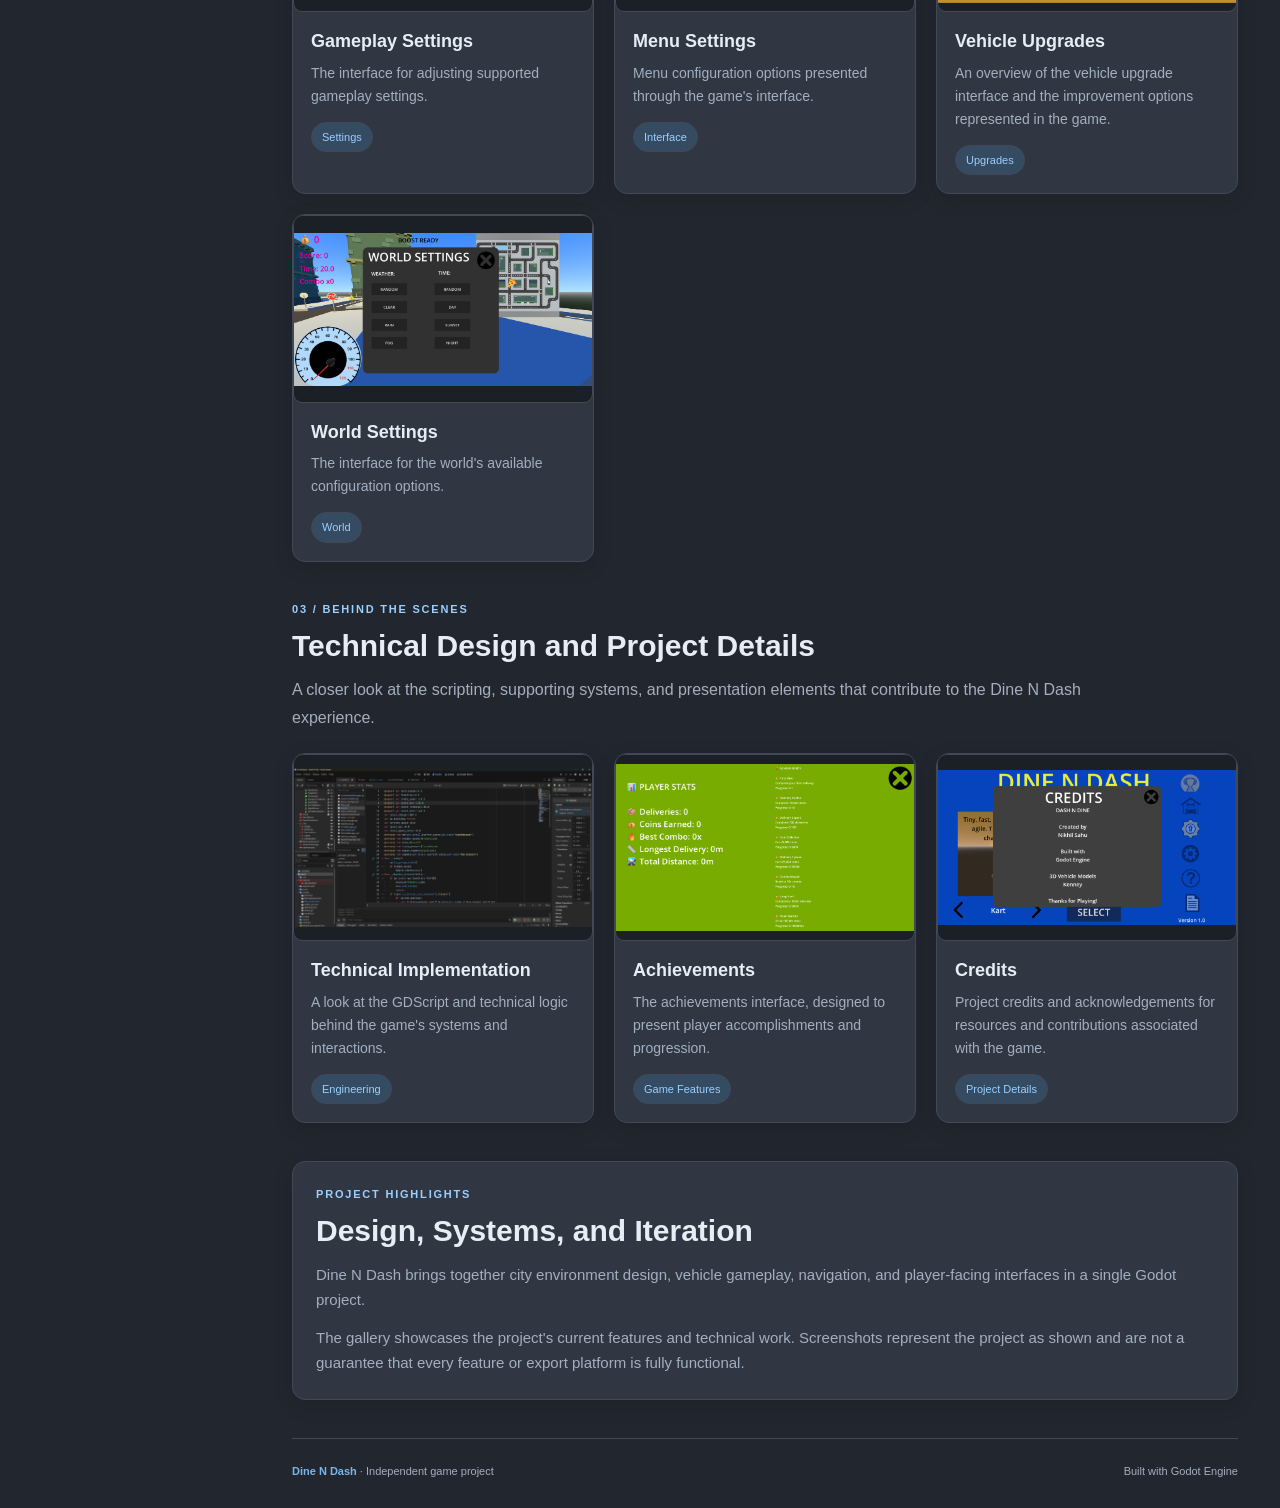
<file: gallery.html>
<!DOCTYPE html>
<html lang="en">
<head>
  <meta charset="UTF-8">
  <meta name="viewport" content="width=device-width, initial-scale=1.0">
  <meta name="theme-color" content="#22262e">
  <meta name="description" content="Explore Dine N Dash through gameplay screenshots, 3D city environments, vehicle selection, game menus, and technical features.">
  <title>Gallery | Dine N Dash</title>
  <link rel="stylesheet" href="styles.css">

  <style>
    /* Gallery-specific styles; shared site styling stays in styles.css */
    .gallery-section {
      margin-bottom: 38px;
    }

    .gallery-grid {
      display: grid;
      grid-template-columns: repeat(3, minmax(0, 1fr));
      gap: 20px;
      margin-top: 22px;
    }

    .gallery-card {
      min-width: 0;
      overflow: hidden;
      padding: 0 0 18px;
    }

    .gallery-card img {
      display: block;
      width: 100%;
      aspect-ratio: 16 / 10;
      object-fit: contain;
      background: #1b1f26;
      border-bottom: 1px solid var(--line);
    }

    .gallery-card h3 {
      margin: 17px 18px 8px;
      font-size: 18px;
    }

    .gallery-card .caption {
      margin: 0 18px 14px;
      color: var(--muted);
      font-size: 14px;
      line-height: 1.65;
    }

    .gallery-card .pill {
      display: inline-block;
      margin: 0 18px;
    }

    .gallery-note {
      margin-top: 18px;
    }

    @media (max-width: 1100px) {
      .gallery-grid {
        grid-template-columns: repeat(2, minmax(0, 1fr));
      }
    }

    @media (max-width: 600px) {
      .gallery-grid {
        grid-template-columns: 1fr;
      }
    }
  </style>
</head>

<body>
  <aside class="sidebar">
<a class="brand" href="index.html" aria-label="Dine N Dash home">
  <span class="brand-icon" aria-hidden="true">D</span>
  <span>
    <span class="brand-name">DINE N DASH</span>
    <span class="brand-subtitle">PROJECT HUB</span>
  </span>
</a>

    <div class="tagline">A city-driving delivery game</div>
    <div class="nav-label">WORKSPACE</div>

    <nav class="nav-links" aria-label="Main navigation">
      <a href="index.html"><span class="nav-icon" aria-hidden="true">▦</span>Overview</a>
      <a href="about.html"><span class="nav-icon" aria-hidden="true">◉</span>About the Project</a>
      <a href="engineering.html"><span class="nav-icon" aria-hidden="true">⌘</span>Engineering</a>
      <a href="gallery.html" class="active" aria-current="page"><span class="nav-icon" aria-hidden="true">▧</span>Gallery</a>
      <a href="feedback.html"><span class="nav-icon" aria-hidden="true">▤</span>Player Feedback</a>
      <a href="links.html"><span class="nav-icon" aria-hidden="true">↗</span>Project Links</a>
    </nav>

    <div class="sidebar-bottom">
  <strong>CREATED AND DESIGNED BY</strong>
  <span class="creator-credit">NIKHIL SAHU</span>
</div>
  </aside>

  <main>
    <div class="content">

      <header class="topbar">
        <div class="breadcrumb">Workspace / <strong>Project Gallery</strong></div>
        <div class="status"><span class="status-dot"></span>Game Showcase</div>
      </header>

      <section class="hero">
        <div class="eyebrow">Screenshots &amp; features</div>
        <h1>Project Gallery<span style="color:var(--blue)">.</span></h1>
        <p class="lead">
          Explore Dine N Dash through screenshots of its driving environment,
          player interfaces, vehicle systems, and technical implementation.
          Each image offers a closer look at the design and systems behind the game.
        </p>
      </section>

      <!-- GAMEPLAY AND WORLD -->
      <section class="section gallery-section">
        <div class="eyebrow">01 / Gameplay</div>
        <h2>The Driving Experience</h2>
        <p class="lead">
          Explore the city environment and navigation tools that connect
          locations throughout the driving experience.
        </p>

        <div class="gallery-grid">

          <article class="panel gallery-card">
            <img
              src="images/gameplay.png.png"
              alt="Dine N Dash driving gameplay"
              loading="lazy"
            >
            <h3>Driving Gameplay</h3>
            <p class="caption">
              A look at the driving environment and the core vehicle
              gameplay in Dine N Dash.
            </p>
            <span class="pill">Gameplay</span>
          </article>

          <article class="panel gallery-card">
            <img
              src="images/city.png.png"
              alt="City environment built for Dine N Dash"
              loading="lazy"
            >
            <h3>City Environment</h3>
            <p class="caption">
              Roads, blocks, sidewalks, and buildings form the setting
              for the game's driving and delivery activities.
            </p>
            <span class="pill">World Design</span>
          </article>

          <article class="panel gallery-card">
            <img
              src="images/minimap.png"
              alt="Dine N Dash minimap interface"
              loading="lazy"
            >
            <h3>Navigation and Minimap</h3>
            <p class="caption">
              The minimap helps players understand their position
              within the city environment.
            </p>
            <span class="pill">Navigation</span>
          </article>

        </div>
      </section>

      <!-- MENUS AND FEATURES -->
      <section class="section gallery-section">
        <div class="eyebrow">02 / Game Features</div>
        <h2>Menus and Player Systems</h2>
        <p class="lead">
          Explore the interfaces used to navigate the game, select vehicles,
          review instructions, and access available configuration options.
        </p>

        <div class="gallery-grid">

          <article class="panel gallery-card">
            <img
              src="images/mainmenu.png"
              alt="Dine N Dash main menu"
              loading="lazy"
            >
            <h3>Main Menu</h3>
            <p class="caption">
              The central menu for accessing the game's available options.
            </p>
            <span class="pill">Interface</span>
          </article>

          <article class="panel gallery-card">
            <img
              src="images/garage.png"
              alt="Dine N Dash garage and vehicle selection"
              loading="lazy"
            >
            <h3>Vehicle Garage</h3>
            <p class="caption">
              The garage interface for viewing and selecting available
              vehicles before driving.
            </p>
            <span class="pill">Vehicles</span>
          </article>

          <article class="panel gallery-card">
            <img
              src="images/howtoplay.png"
              alt="Dine N Dash how to play instructions"
              loading="lazy"
            >
            <h3>How to Play</h3>
            <p class="caption">
              Instructions that introduce players to the controls
              and gameplay objectives.
            </p>
            <span class="pill">Tutorial</span>
          </article>

          <article class="panel gallery-card">
            <img
              src="images/gamesettings.png"
              alt="Dine N Dash gameplay settings screen"
              loading="lazy"
            >
            <h3>Gameplay Settings</h3>
            <p class="caption">
              The interface for adjusting supported gameplay settings.
            </p>
            <span class="pill">Settings</span>
          </article>

          <article class="panel gallery-card">
            <img
              src="images/menusettings.png"
              alt="Dine N Dash menu settings screen"
              loading="lazy"
            >
            <h3>Menu Settings</h3>
            <p class="caption">
              Menu configuration options presented through the game's
              interface.
            </p>
            <span class="pill">Interface</span>
          </article>

          <article class="panel gallery-card">
            <img
              src="images/upgrade.png"
              alt="Dine N Dash vehicle upgrade interface"
              loading="lazy"
            >
            <h3>Vehicle Upgrades</h3>
            <p class="caption">
              An overview of the vehicle upgrade interface and the
              improvement options represented in the game.
            </p>
            <span class="pill">Upgrades</span>
          </article>

          <article class="panel gallery-card">
            <img
              src="images/worldsettings.png"
              alt="Dine N Dash world settings interface"
              loading="lazy"
            >
            <h3>World Settings</h3>
            <p class="caption">
              The interface for the world's available configuration options.
            </p>
            <span class="pill">World</span>
          </article>

        </div>
      </section>

      <!-- TECHNICAL DETAILS -->
      <section class="section gallery-section">
        <div class="eyebrow">03 / Behind the Scenes</div>
        <h2>Technical Design and Project Details</h2>
        <p class="lead">
          A closer look at the scripting, supporting systems, and presentation
          elements that contribute to the Dine N Dash experience.
        </p>

        <div class="gallery-grid">

          <article class="panel gallery-card">
            <img
              src="images/code.png.png"
              alt="Code used in the Dine N Dash project"
              loading="lazy"
            >
            <h3>Technical Implementation</h3>
            <p class="caption">
              A look at the GDScript and technical logic behind the game's
              systems and interactions.
            </p>
            <span class="pill">Engineering</span>
          </article>

          <article class="panel gallery-card">
            <img
              src="images/achievements.png"
              alt="Dine N Dash achievements screen"
              loading="lazy"
            >
            <h3>Achievements</h3>
            <p class="caption">
              The achievements interface, designed to present player
              accomplishments and progression.
            </p>
            <span class="pill">Game Features</span>
          </article>

          <article class="panel gallery-card">
            <img
              src="images/credits.png"
              alt="Dine N Dash credits screen"
              loading="lazy"
            >
            <h3>Credits</h3>
            <p class="caption">
              Project credits and acknowledgements for resources and
              contributions associated with the game.
            </p>
            <span class="pill">Project Details</span>
          </article>

        </div>
      </section>

      <section class="section panel gallery-note">
        <div class="eyebrow">Project Highlights</div>
        <h2>Design, Systems, and Iteration</h2>
        <p>
          Dine N Dash brings together city environment design, vehicle
          gameplay, navigation, and player-facing interfaces in a single
          Godot project.
        </p>
        <p>
          The gallery showcases the project's current features and technical
          work. Screenshots represent the project as shown and are not a
          guarantee that every feature or export platform is fully functional.
        </p>
      </section>

      <footer class="footer">
        <span><strong>Dine N Dash</strong> · Independent game project</span>
        <span>Built with Godot Engine</span>
      </footer>

    </div>
  </main>
</body>
</html>
</file>
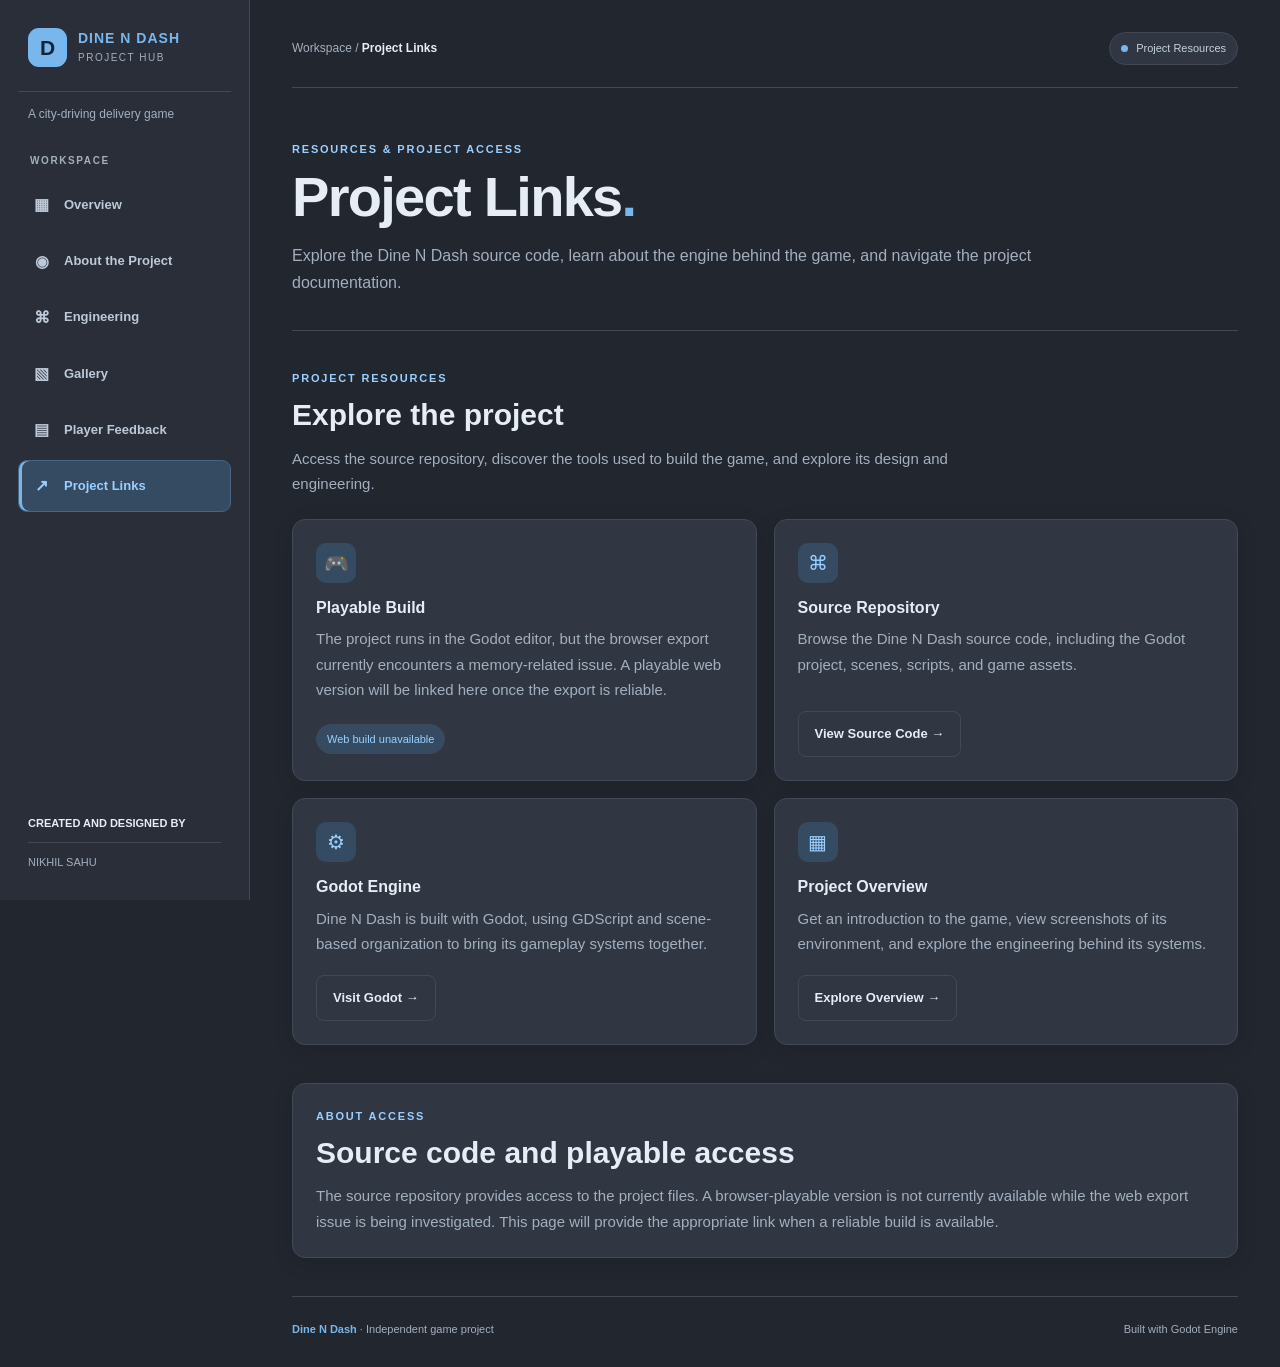
<file: links.html>
<!DOCTYPE html>
<html lang="en">
<head>
  <meta charset="UTF-8">
  <meta name="viewport" content="width=device-width, initial-scale=1.0">
  <meta name="theme-color" content="#22262e">
  <meta name="description" content="Explore Dine N Dash project resources, including its GitHub source repository, Godot Engine, and project documentation.">
  <title>Project Links | Dine N Dash</title>
  <link rel="stylesheet" href="styles.css">
  <meta name="color-scheme" content="dark">
</head>
<body>
  <aside class="sidebar">
    <a class="brand" href="index.html" aria-label="Dine N Dash home">
      <span class="brand-icon" aria-hidden="true">D</span>
      <span>
        <span class="brand-name">DINE N DASH</span>
        <span class="brand-subtitle">PROJECT HUB</span>
      </span>
    </a>

    <div class="tagline">A city-driving delivery game</div>
    <div class="nav-label">WORKSPACE</div>

    <nav class="nav-links" aria-label="Main navigation">
      <a href="index.html"><span class="nav-icon" aria-hidden="true">▦</span>Overview</a>
      <a href="about.html"><span class="nav-icon" aria-hidden="true">◉</span>About the Project</a>
      <a href="engineering.html"><span class="nav-icon" aria-hidden="true">⌘</span>Engineering</a>
      <a href="gallery.html"><span class="nav-icon" aria-hidden="true">▧</span>Gallery</a>
      <a href="feedback.html"><span class="nav-icon" aria-hidden="true">▤</span>Player Feedback</a>
      <a href="links.html" class="active" aria-current="page"><span class="nav-icon" aria-hidden="true">↗</span>Project Links</a>
    </nav>

<div class="sidebar-bottom">
  <strong>CREATED AND DESIGNED BY</strong>
  <span class="creator-credit">NIKHIL SAHU</span>
</div>
  </aside>

  <main>
    <div class="content">
      <header class="topbar">
        <div class="breadcrumb">Workspace / <strong>Project Links</strong></div>
        <div class="status"><span class="status-dot"></span>Project Resources</div>
      </header>

      <section class="hero">
        <div class="eyebrow">Resources & project access</div>
        <h1>Project Links<span style="color:var(--blue)">.</span></h1>
        <p class="lead">
          Explore the Dine N Dash source code, learn about the engine
          behind the game, and navigate the project documentation.
        </p>
      </section>

      <section class="section">
        <div class="section-heading">
          <div class="eyebrow">Project resources</div>
          <h2>Explore the project</h2>
          <p>
            Access the source repository, discover the tools used to build
            the game, and explore its design and engineering.
          </p>
        </div>

        <div class="grid">
          <article class="panel link-card">
            <div class="feature-icon" aria-hidden="true">🎮</div>
            <h3>Playable Build</h3>
            <p>
              The project runs in the Godot editor, but the browser export
              currently encounters a memory-related issue. A playable web
              version will be linked here once the export is reliable.
            </p>
            <span class="pill">Web build unavailable</span>
          </article>

          <article class="panel link-card">
            <div class="feature-icon" aria-hidden="true">⌘</div>
            <h3>Source Repository</h3>
            <p>
              Browse the Dine N Dash source code, including the Godot
              project, scenes, scripts, and game assets.
            </p>
            <a class="button" href="https://github.com/nikhilsahu09/dash-n-dine" target="_blank" rel="noopener noreferrer">View Source Code →</a>
          </article>

          <article class="panel link-card">
            <div class="feature-icon" aria-hidden="true">⚙</div>
            <h3>Godot Engine</h3>
            <p>
              Dine N Dash is built with Godot, using GDScript and
              scene-based organization to bring its gameplay systems together.
            </p>
            <a class="button" href="https://godotengine.org/" target="_blank" rel="noopener noreferrer">Visit Godot →</a>
          </article>

          <article class="panel link-card">
            <div class="feature-icon" aria-hidden="true">▦</div>
            <h3>Project Overview</h3>
            <p>
              Get an introduction to the game, view screenshots of its
              environment, and explore the engineering behind its systems.
            </p>
            <a class="button" href="index.html">Explore Overview →</a>
          </article>
        </div>
      </section>

      <section class="section panel">
        <div class="eyebrow">About access</div>
        <h2>Source code and playable access</h2>
        <p>
          The source repository provides access to the project files.
          A browser-playable version is not currently available while
          the web export issue is being investigated. This page will
          provide the appropriate link when a reliable build is available.
        </p>
      </section>

      <footer class="footer">
        <span><strong>Dine N Dash</strong> · Independent game project</span>
        <span>Built with Godot Engine</span>
      </footer>
    </div>
  </main>
</body>
</html>
</file>
<file: styles.css>
/* Dine N Dash shared site styles */
:root {
  --bg: #22262e;
  --sidebar: #292e38;
  --panel: #303743;
  --blue: #78b7ed;
  --blue-dark: #9acfff;
  --blue-soft: #354b61;
  --text: #e6edf5;
  --muted: #a3afbf;
  --line: #414956;
  --shadow: 0 5px 20px #00000020;
}

* {
  box-sizing: border-box;
}

html {
  scroll-behavior: smooth;
  scroll-padding-top: 20px;
}

body {
  margin: 0;
  background: var(--bg);
  color: var(--text);
  font: 15px/1.7 "Segoe UI", Arial, Helvetica, sans-serif;
}

img {
  max-width: 100%;
}

a {
  color: var(--blue-dark);
  overflow-wrap: anywhere;
}

a:focus-visible,
button:focus-visible,
input:focus-visible,
select:focus-visible,
textarea:focus-visible {
  outline: 2px solid var(--blue);
  outline-offset: 3px;
}

.sidebar {
  position: fixed;
  inset: 0 auto 0 0;
  z-index: 100;
  display: flex;
  flex-direction: column;
  width: 250px;
  height: 100vh;
  padding: 28px 18px;
  overflow-y: auto;
  background: var(--sidebar);
  border-right: 1px solid var(--line);
}

.brand {
  display: flex;
  align-items: center;
  gap: 11px;
  padding: 0 10px 24px;
  border-bottom: 1px solid var(--line);
  color: var(--blue);
  text-decoration: none;
}

.brand-icon {
  display: inline-flex;
  align-items: center;
  justify-content: center;
  flex: 0 0 39px;
  width: 39px;
  height: 39px;
  border-radius: 11px;
  background: var(--blue);
  color: #172331;
  font-size: 21px;
  font-weight: 900;
  line-height: 1;
}

.brand-name {
  display: block;
  font-size: 14px;
  font-weight: 900;
  letter-spacing: 1px;
  line-height: 1.4;
}

.brand-subtitle {
  display: block;
  color: var(--muted);
  font-size: 10px;
  letter-spacing: 1.5px;
}

.tagline {
  margin: 12px 10px 0;
  color: var(--muted);
  font-size: 12px;
}

.nav-label {
  margin: 28px 12px 10px;
  color: var(--muted);
  font-size: 10px;
  font-weight: 800;
  letter-spacing: 1.6px;
}

.nav-links {
  display: grid;
  gap: 5px;
}

.nav-links a {
  display: flex;
  align-items: center;
  gap: 12px;
  padding: 11px 12px;
  border: 1px solid transparent;
  border-radius: 9px;
  color: #bdc9d8;
  font-size: 13px;
  font-weight: 600;
  text-decoration: none;
  transition: background .2s, color .2s;
}

.nav-links a:hover {
  background: #35404e;
  color: var(--blue-dark);
}

.nav-links a.active {
  background: var(--blue-soft);
  border-color: #496580;
  color: var(--blue-dark);
  box-shadow: inset 3px 0 var(--blue);
}

.nav-icon {
  width: 21px;
  flex: 0 0 21px;
  text-align: center;
  font-size: 16px;
}

.sidebar-bottom {
  margin-top: auto;
  padding: 18px 10px 0;
  color: var(--muted);
  font-size: 11px;
}

.sidebar-bottom strong {
  display: block;
  margin-bottom: 3px;
  color: var(--text);
}

main {
  min-width: 0;
  margin-left: 250px;
}

.content {
  width: min(1180px, 100%);
  margin: 0 auto;
  padding: 32px 42px 0;
}

.topbar {
  display: flex;
  justify-content: space-between;
  align-items: center;
  gap: 16px;
  padding-bottom: 22px;
  margin-bottom: 32px;
  border-bottom: 1px solid var(--line);
}

.breadcrumb {
  color: var(--muted);
  font-size: 12px;
}

.breadcrumb strong {
  color: var(--text);
  font-weight: 600;
}

.status,
.pill {
  display: inline-flex;
  align-items: center;
  gap: 8px;
  padding: 6px 11px;
  border: 1px solid var(--line);
  border-radius: 100px;
  background: var(--panel);
  color: #c4d1df;
  font-size: 11px;
  white-space: nowrap;
}

.status-dot {
  width: 7px;
  height: 7px;
  flex: 0 0 7px;
  border-radius: 50%;
  background: var(--blue);
}

.eyebrow {
  margin-bottom: 8px;
  color: var(--blue-dark);
  font-size: 11px;
  font-weight: 800;
  letter-spacing: 1.8px;
  text-transform: uppercase;
}

h1 {
  margin: 8px 0 14px;
  font-size: clamp(34px, 4.5vw, 56px);
  line-height: 1.1;
  letter-spacing: -1.7px;
  overflow-wrap: anywhere;
}

h2 {
  margin: 8px 0 12px;
  font-size: clamp(22px, 2.5vw, 30px);
  line-height: 1.25;
}

h3 {
  margin: 0 0 8px;
  font-size: 16px;
  line-height: 1.35;
}

p {
  margin: 0 0 12px;
  color: var(--muted);
}

p:last-child {
  margin-bottom: 0;
}

.lead,
.intro {
  max-width: 790px;
  font-size: 16px;
}

.hero {
  padding: 20px 0 34px;
  border-bottom: 1px solid var(--line);
}

.section {
  min-width: 0;
  margin-top: 38px;
}

.section-heading {
  margin-bottom: 18px;
}

.section-heading p {
  max-width: 740px;
}

.grid {
  display: grid;
  grid-template-columns: repeat(2, minmax(0, 1fr));
  gap: 17px;
  margin-top: 22px;
}

.panel,
.card {
  min-width: 0;
  padding: 23px;
  border: 1px solid var(--line);
  border-radius: 13px;
  background: var(--panel);
  box-shadow: var(--shadow);
}

.card-number,
.number {
  margin-bottom: 10px;
  color: var(--blue);
  font-size: 11px;
  font-weight: 800;
  letter-spacing: 1.2px;
}

.note {
  margin-top: 20px;
  padding: 17px 19px;
  border: 1px solid #48596c;
  border-left: 4px solid var(--blue);
  border-radius: 0 9px 9px 0;
  background: #303d4c;
  color: var(--muted);
}

.pill {
  display: inline-block;
  margin: 3px 4px 3px 0;
  padding: 5px 10px;
  background: var(--blue-soft);
  color: var(--blue-dark);
  white-space: normal;
}

.media {
  display: block;
  width: 100%;
  height: auto;
  margin-top: 17px;
  border: 1px solid var(--line);
  border-radius: 10px;
  object-fit: contain;
}

.media-caption {
  margin-top: 9px;
  color: var(--muted);
  font-size: 12px;
}

.hero-layout {
  display: grid;
  grid-template-columns: minmax(0, .92fr) minmax(0, 1.08fr);
  align-items: center;
  gap: 32px;
}

.hero-layout > *,
.hero-image-frame {
  min-width: 0;
}

.hero-image-frame {
  padding: 8px;
  border: 1px solid #4c5c6f;
  border-radius: 14px;
  background: var(--panel);
  box-shadow: var(--shadow);
}

.hero-image {
  display: block;
  width: 100%;
  height: auto;
  max-height: 650px;
  border-radius: 8px;
  object-fit: contain;
}

.image-caption {
  display: flex;
  justify-content: space-between;
  flex-wrap: wrap;
  gap: 6px;
  padding: 10px 4px 2px;
  color: var(--muted);
  font-size: 11px;
}

.image-caption strong {
  color: var(--text);
}

.button {
  display: inline-flex;
  align-items: center;
  justify-content: center;
  gap: 8px;
  max-width: 100%;
  padding: 11px 16px;
  border: 1px solid var(--line);
  border-radius: 8px;
  background: var(--panel);
  color: var(--text);
  font-size: 13px;
  font-weight: 750;
  text-decoration: none;
  cursor: pointer;
  transition: transform .2s, background .2s, border-color .2s;
}

.button:hover {
  transform: translateY(-1px);
  border-color: var(--blue);
}

.button-primary {
  border-color: var(--blue);
  background: var(--blue);
  color: #202630;
}

.button-primary:hover {
  background: var(--blue-dark);
}

.button-row {
  display: flex;
  flex-wrap: wrap;
  gap: 10px;
  margin: 20px 0;
}

.feature-grid {
  display: grid;
  grid-template-columns: repeat(3, minmax(0, 1fr));
  gap: 15px;
}

.feature-card {
  min-width: 0;
  padding: 21px;
  border: 1px solid var(--line);
  border-radius: 12px;
  background: var(--panel);
  transition: transform .2s, border-color .2s;
}

.feature-card:hover {
  transform: translateY(-2px);
  border-color: #5c83a6;
}

.feature-icon {
  display: grid;
  place-items: center;
  width: 40px;
  height: 40px;
  margin-bottom: 14px;
  border-radius: 10px;
  background: var(--blue-soft);
  color: var(--blue-dark);
  font-size: 20px;
}

.feature-card p,
.caption {
  font-size: 13px;
}

.feature-link {
  display: inline-block;
  margin-top: 10px;
  font-size: 12px;
  font-weight: 750;
  text-decoration: none;
}

.feature-link:hover {
  text-decoration: underline;
}

.development-panel {
  display: flex;
  align-items: center;
  justify-content: space-between;
  gap: 22px;
  padding: 24px;
  border: 1px solid #496580;
  border-radius: 12px;
  background: linear-gradient(120deg, #303743, #2a3542);
}

.development-tag {
  flex-shrink: 0;
  padding: 8px 11px;
  border: 1px solid #506174;
  border-radius: 8px;
  color: var(--blue-dark);
  font-size: 12px;
  font-weight: 750;
}

.gallery-grid {
  display: grid;
  grid-template-columns: repeat(2, minmax(0, 1fr));
  gap: 18px;
  margin-top: 24px;
}

.gallery-card {
  min-width: 0;
}

.gallery-card img {
  display: block;
  width: 100%;
  height: auto;
  border: 1px solid var(--line);
  border-radius: 9px;
}

.gallery-card h2 {
  margin-top: 14px;
  font-size: 20px;
}

ul {
  padding-left: 22px;
  color: var(--muted);
}

li {
  margin-bottom: 7px;
}

.field {
  margin: 17px 0;
}

label {
  display: block;
  margin-bottom: 7px;
  font-size: 13px;
  font-weight: 700;
}

input,
select,
textarea {
  display: block;
  width: 100%;
  min-width: 0;
  padding: 12px;
  border: 1px solid var(--line);
  border-radius: 9px;
  background: var(--bg);
  color: var(--text);
  font: inherit;
}

input::placeholder,
textarea::placeholder {
  color: #8995a6;
}

textarea {
  min-height: 135px;
  resize: vertical;
}

.form-notice {
  margin-top: 14px;
  padding: 12px;
  border-radius: 9px;
  background: var(--blue-soft);
  color: var(--blue-dark);
  font-size: 13px;
  overflow-wrap: anywhere;
}

.form-notice[hidden] {
  display: none;
}

.link-card {
  display: flex;
  flex-direction: column;
  align-items: flex-start;
}

.link-card .button {
  margin-top: auto;
}

.link-card p {
  margin-bottom: 18px;
}

.footer {
  display: flex;
  justify-content: space-between;
  flex-wrap: wrap;
  gap: 10px;
  padding: 23px 0 28px;
  margin-top: 38px;
  border-top: 1px solid var(--line);
  color: var(--muted);
  font-size: 11px;
}

.footer strong {
  color: var(--blue);
}

@media (max-width: 1100px) {
  .sidebar {
    width: 215px;
  }

  main {
    margin-left: 215px;
  }

  .content {
    padding: 28px 25px 0;
  }

  .hero-layout {
    gap: 22px;
  }

  .feature-grid {
    grid-template-columns: repeat(2, minmax(0, 1fr));
  }
}

@media (max-width: 760px) {
  .sidebar {
    position: sticky;
    top: 0;
    width: 100%;
    height: auto;
    padding: 10px 14px;
    border-right: 0;
    border-bottom: 1px solid var(--line);
  }

  .brand {
    padding: 0 2px 9px;
    border-bottom: 0;
  }

  .brand-icon {
    flex-basis: 34px;
    width: 34px;
    height: 34px;
    font-size: 19px;
  }

  .tagline,
  .nav-label,
  .sidebar-bottom {
    display: none;
  }

  .nav-links {
    display: flex;
    gap: 5px;
    overflow-x: auto;
    padding: 2px 0;
    scrollbar-width: thin;
  }

  .nav-links a {
    flex: 0 0 auto;
    padding: 8px 10px;
    font-size: 11px;
  }

  .nav-icon {
    display: none;
  }

  main {
    margin-left: 0;
  }

  .content {
    padding: 0 18px;
  }

  .topbar {
    align-items: flex-start;
    flex-direction: column;
    padding: 18px 0;
    margin-bottom: 24px;
  }

  .hero-layout {
    grid-template-columns: 1fr;
  }

  .grid,
  .gallery-grid {
    grid-template-columns: 1fr;
  }

  .feature-grid {
    grid-template-columns: 1fr;
  }

  .development-panel {
    align-items: flex-start;
    flex-direction: column;
  }
}

@media (max-width: 480px) {
  .content {
    padding: 0 15px;
  }

  h1 {
    font-size: clamp(32px, 10vw, 43px);
  }

  .panel,
  .card {
    padding: 19px;
  }

  .topbar {
    gap: 10px;
  }

  .button-row .button {
    max-width: 100%;
  }
}

@media (prefers-reduced-motion: reduce) {
  html {
    scroll-behavior: auto;
  }

  *,
  *::before,
  *::after {
    transition: none !important;
    animation: none !important;
  }
}

.creator-credit {
  display: block;
  margin-top: 10px;
  padding-top: 10px;
  border-top: 1px solid var(--line);
  color: var(--muted);
  font-size: 11px;
}
</file>
